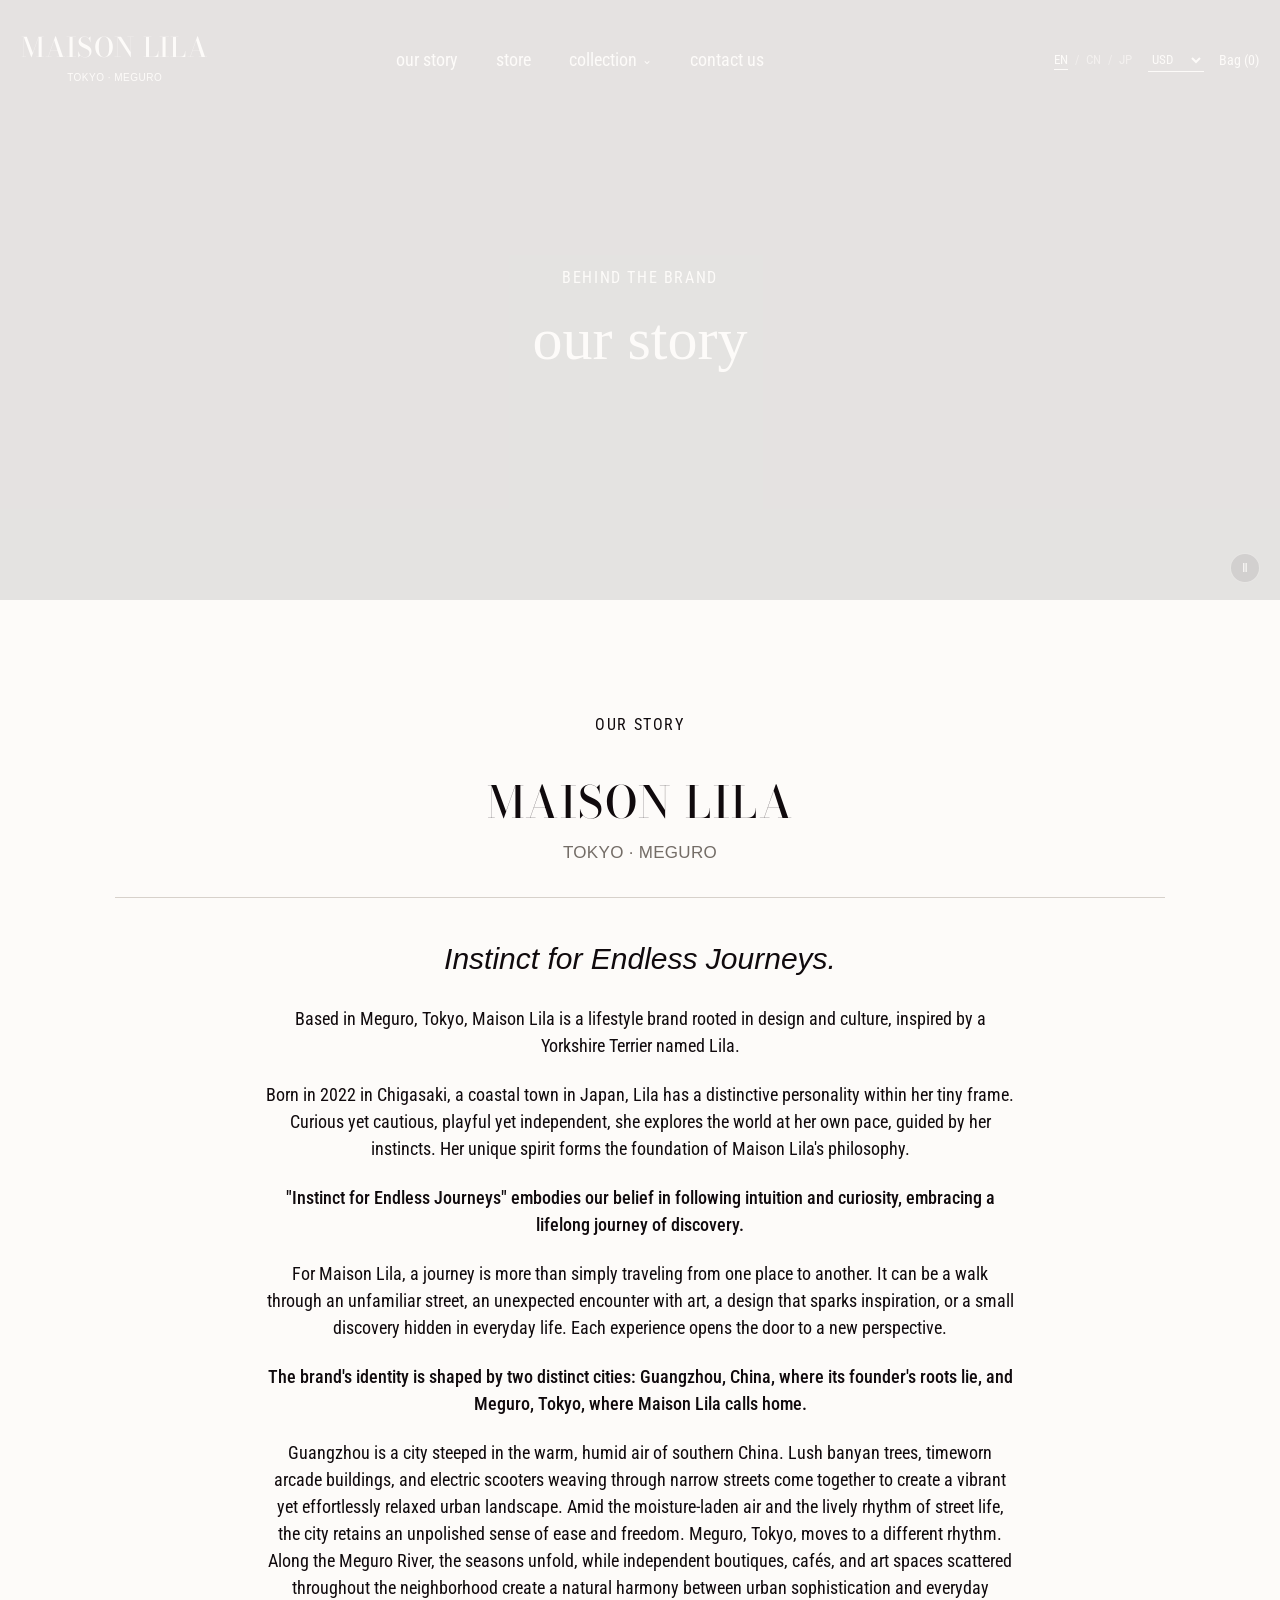
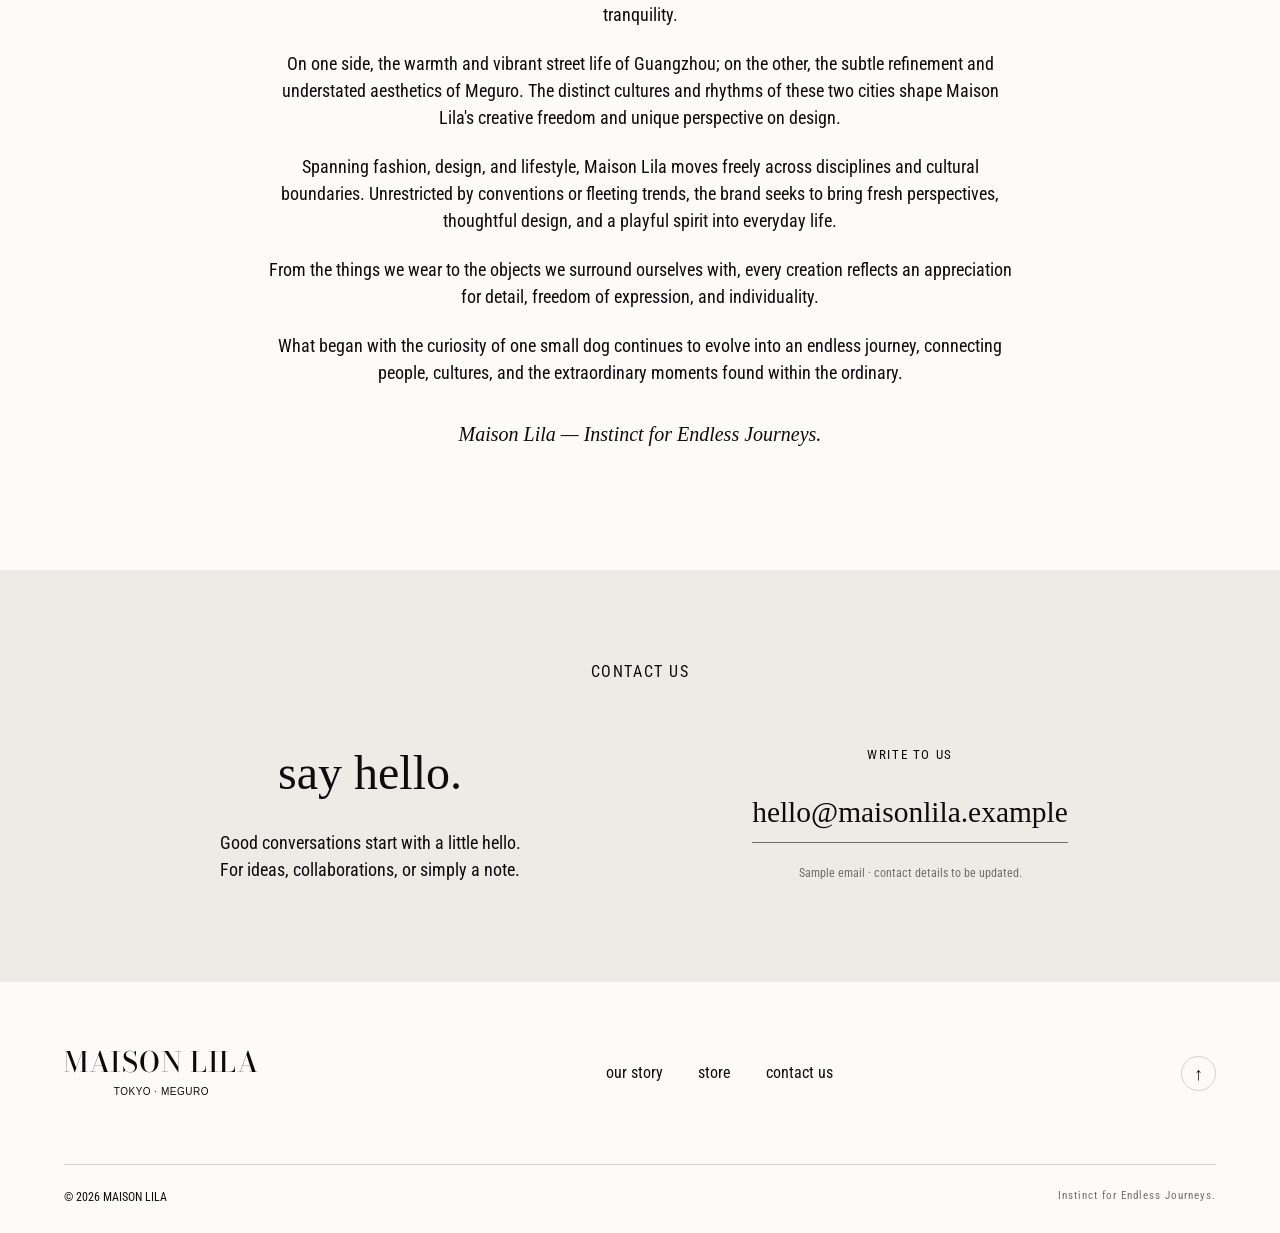
<file: index.html>
<!DOCTYPE html><html lang="en"><head><meta charset="UTF-8"><meta name="viewport" content="width=device-width, initial-scale=1"><meta name="theme-color" content="#fdfbf9"><meta name="description" content="Maison Lila. A little colour, a little character, a life shared."><title>Maison Lila — A life shared</title><link rel="icon" href="pic/logo.PNG"><link rel="stylesheet" href="style.css?v=materials-1"><script src="translations.js?v=goods-1" defer></script><script src="story.js?v=goods-1" defer></script><script src="catalog.js?v=origin-3" defer></script><script src="shop-core.js?v=goods-1" defer></script><script src="shop-ui.js?v=origin-1" defer></script><script src="brand.js?v=video-refresh-1" defer></script></head><body id="top" data-page="home">
<a class="skip-link" href="#story"><span data-i18n="skip" >Skip to content</span></a><header class="site-header"><a class="wordmark" href="#top" aria-label="Maison Lila home"><span class="wordmark-name">MAISON LILA</span><span class="wordmark-location">TOKYO · MEGURO</span></a><nav class="desktop-nav" aria-label="Main navigation"><a href="#story"><span data-i18n="navstory" >our story</span></a><a href="clothing.html"><span data-i18n="navwear" >store</span></a><details class="collection-dropdown"><summary><span data-i18n="navcollection">collection</span><span class="dropdown-chevron" aria-hidden="true">⌄</span></summary><div class="season-menu"><a href="collection.html?season=2027-ss"><span data-i18n="season-2027-ss">2027 Spring / Summer</span></a><a href="collection.html?season=2026-aw"><span data-i18n="season-2026-aw">2026 Autumn / Winter</span></a><a href="collection.html?season=2026-ss"><span data-i18n="season-2026-ss">2026 Spring / Summer</span></a><a href="collection.html?season=2025-aw"><span data-i18n="season-2025-aw">2025 Autumn / Winter</span></a></div></details><a href="#contact"><span data-i18n="navcontact" >contact us</span></a></nav><div class="header-tools"><div class="language-switch" role="group" aria-label="Language"><button data-lang="en" type="button" aria-pressed="true">EN</button><span aria-hidden="true">/</span><button data-lang="cn" type="button" aria-pressed="false">CN</button><span aria-hidden="true">/</span><button data-lang="ja" type="button" aria-pressed="false">JP</button></div><select class="currency-select" aria-label="Currency"><option value="CNY">CNY</option><option value="USD" selected>USD</option><option value="JPY">JPY</option></select><button class="cart-open" type="button"><span data-i18n="cart" >Bag</span> (<span class="cart-count">0</span>)</button><button class="menu-toggle" type="button" aria-label="Open menu" aria-expanded="false" aria-controls="mobile-nav"><span></span><span></span></button></div></header><nav class="mobile-nav" id="mobile-nav" aria-label="Mobile navigation" hidden><a href="#story"><span data-i18n="navstory" >our story</span></a><a href="clothing.html"><span data-i18n="navwear" >store</span></a><details class="collection-dropdown"><summary><span data-i18n="navcollection">collection</span><span class="dropdown-chevron" aria-hidden="true">⌄</span></summary><div class="season-menu"><a href="collection.html?season=2027-ss"><span data-i18n="season-2027-ss">2027 Spring / Summer</span></a><a href="collection.html?season=2026-aw"><span data-i18n="season-2026-aw">2026 Autumn / Winter</span></a><a href="collection.html?season=2026-ss"><span data-i18n="season-2026-ss">2026 Spring / Summer</span></a><a href="collection.html?season=2025-aw"><span data-i18n="season-2025-aw">2025 Autumn / Winter</span></a></div></details><a href="#contact"><span data-i18n="navcontact" >contact us</span></a></nav>
<main><section class="hero" aria-labelledby="hero-title"><video class="hero-video" autoplay muted loop playsinline preload="metadata" aria-hidden="true"><source src="pic/IMG_7276.MOV?v=1763967532-20128730"></video><div class="hero-shade"></div><div class="hero-title"><p class="eyebrow" data-i18n="heroeyebrow">BEHIND THE BRAND</p><h1 id="hero-title" data-i18n="title">our story</h1></div><button class="video-toggle" type="button" aria-label="Pause background video">Ⅱ</button></section>

<section class="story" id="story"><h2 class="section-index"><span data-i18n="abouttitle" >OUR STORY</span></h2><div class="story-brand-lockup" aria-label="Maison Lila, Tokyo Meguro"><span class="wordmark-name">MAISON LILA</span><span class="wordmark-location">TOKYO · MEGURO</span></div><div class="story-layout"><div class="story-copy"><h2 class="story-motto" data-i18n="storymotto">Instinct for Endless Journeys.</h2><p data-i18n="cnmotto" ></p><div id="story-paragraphs"></div><p class="story-signature">Maison Lila — Instinct for Endless Journeys.</p></div></div></section>

<section class="contact" id="contact"><div class="section-index"><span>03 —</span><span data-i18n="contactindex" >CONTACT US</span></div><div class="contact-layout"><div><h2 data-i18n="contactheading" >say hello.</h2><p data-i18n="contactdesc" >Good conversations start with a little hello.
For ideas, collaborations, or simply a note.</p></div><div class="contact-details"><p data-i18n="write" class="eyebrow">WRITE TO US</p><span class="contact-email">hello@maisonlila.example</span><p data-i18n="placeholder" class="contact-note">Sample email · contact details to be updated.</p></div></div></section></main>
<dialog id="cart-dialog" class="shop-dialog" aria-labelledby="cart-title"><div class="shop-dialog-header"><h2 id="cart-title"><span data-i18n="cart" >Bag</span></h2><button type="button" class="dialog-close" data-close-dialog="cart-dialog"><span data-i18n="close" >Close</span> ×</button></div><div class="demo-banner"><span data-i18n="demonote" >Demo purchase only — no payment will be taken.</span></div><div id="cart-lines"></div><div class="cart-summary"><p><span><span data-i18n="subtotal" >Subtotal</span></span><strong data-price="cart"></strong></p><p data-i18n="shippingnote" class="checkout-note">Shipping and taxes are not included in this demo. Final charges will be confirmed at launch.</p><button type="button" class="shop-button" id="go-checkout"><span data-i18n="checkout" >Demo checkout</span></button><button type="button" class="text-button" data-close-dialog="cart-dialog"><span data-i18n="continue" >Continue shopping</span></button></div></dialog><dialog id="checkout-dialog" class="shop-dialog checkout-dialog" aria-labelledby="checkout-title"><div class="shop-dialog-header"><h2 id="checkout-title"><span data-i18n="checkout" >Demo checkout</span></h2><button type="button" class="dialog-close" data-close-dialog="checkout-dialog"><span data-i18n="close" >Close</span> ×</button></div><div class="demo-banner"><span data-i18n="demonote" >Demo purchase only — no payment will be taken.</span></div><section class="order-summary"><h3><span data-i18n="ordersummary" >Order summary</span></h3><div id="checkout-lines"></div><p class="checkout-total"><span><span data-i18n="total" >Demo total</span></span><strong id="checkout-total"></strong></p><p data-i18n="shippingnote" class="checkout-note">Shipping and taxes are not included in this demo. Final charges will be confirmed at launch.</p></section><form id="checkout-form"><h3><span data-i18n="shippingaddress" >Delivery details</span></h3><p data-i18n="formnote" class="checkout-note">Use sample details. Nothing is sent to a server or saved as a real order.</p><div class="checkout-fields"><label><span data-i18n="fullname" >Full name</span><input name="fullname" type="text" autocomplete="name" required maxlength="200"></label><label><span data-i18n="email" >Email</span><input name="email" type="email" autocomplete="email" required maxlength="200"></label><label><span data-i18n="country" >Country / region</span><input name="country" type="text" autocomplete="country-name" required maxlength="200"></label><label><span data-i18n="address" >Street address</span><input name="address" type="text" autocomplete="street-address" required maxlength="200"></label><label><span data-i18n="city" >City</span><input name="city" type="text" autocomplete="address-level2" required maxlength="200"></label><label><span data-i18n="postal" >Postal code</span><input name="postal" type="text" autocomplete="postal-code" required maxlength="200"></label></div><button class="shop-button" type="submit"><span data-i18n="confirm" >Complete demo order</span></button></form><div id="checkout-success" hidden role="status"><h3><span data-i18n="done" >Demo complete</span></h3><p data-i18n="donetext" >No payment was taken and no real order was placed. Your sample delivery details have been cleared.</p><button class="shop-button" type="button" id="back-to-shop"><span data-i18n="backshop" >Back to clothing</span></button></div></dialog><footer class="site-footer"><div class="footer-top"><a class="wordmark" href="#top"><span class="wordmark-name">MAISON LILA</span><span class="wordmark-location">TOKYO · MEGURO</span></a><nav aria-label="Footer navigation"><a href="#story"><span data-i18n="navstory" >our story</span></a><a href="clothing.html"><span data-i18n="navwear" >store</span></a><a href="#contact"><span data-i18n="navcontact" >contact us</span></a></nav><a class="back-top" href="#top" aria-label="Back to top">↑</a></div><div class="footer-bottom"><span>© <span id="year">2026</span> MAISON LILA</span><span data-i18n="footerline" >A LITTLE COLOUR. A LIFE SHARED.</span></div></footer></body></html>
</file>
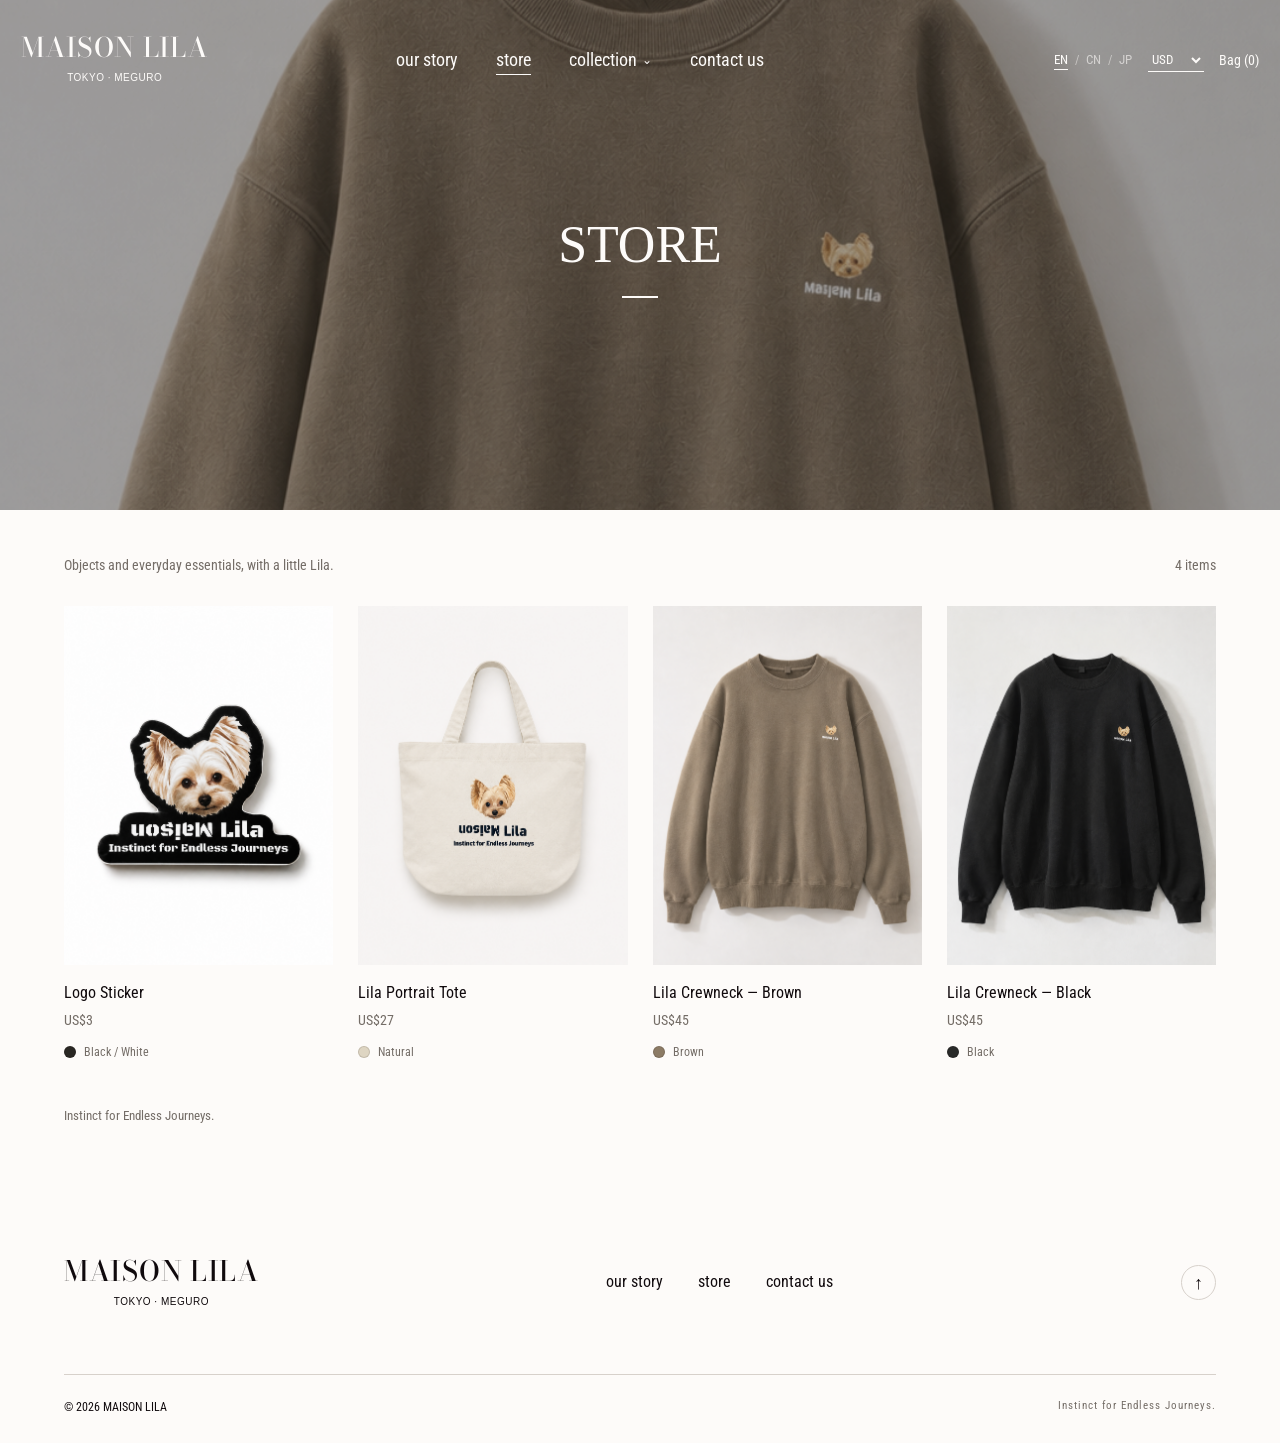
<file: clothing.html>
<!DOCTYPE html><html lang="en"><head><meta charset="UTF-8"><meta name="viewport" content="width=device-width, initial-scale=1"><meta name="theme-color" content="#fdfbf9"><meta name="description" content="Maison Lila. A little colour, a little character, a life shared."><title>Store — Maison Lila</title><link rel="icon" href="pic/logo.PNG"><link rel="stylesheet" href="style.css?v=materials-1"><script src="translations.js?v=goods-1" defer></script><script src="story.js?v=goods-1" defer></script><script src="catalog.js?v=origin-3" defer></script><script src="shop-core.js?v=goods-1" defer></script><script src="shop-ui.js?v=origin-1" defer></script><script src="brand.js?v=video-refresh-1" defer></script></head><body id="top" class="collection-page" data-page="clothing">
<a class="skip-link" href="#wear"><span data-i18n="skip" >Skip to content</span></a><header class="site-header"><a class="wordmark" href="index.html" aria-label="Maison Lila home"><span class="wordmark-name">MAISON LILA</span><span class="wordmark-location">TOKYO · MEGURO</span></a><nav class="desktop-nav" aria-label="Main navigation"><a href="index.html#story"><span data-i18n="navstory" >our story</span></a><a href="clothing.html"><span data-i18n="navwear" >store</span></a><details class="collection-dropdown"><summary><span data-i18n="navcollection">collection</span><span class="dropdown-chevron" aria-hidden="true">⌄</span></summary><div class="season-menu"><a href="collection.html?season=2027-ss"><span data-i18n="season-2027-ss">2027 Spring / Summer</span></a><a href="collection.html?season=2026-aw"><span data-i18n="season-2026-aw">2026 Autumn / Winter</span></a><a href="collection.html?season=2026-ss"><span data-i18n="season-2026-ss">2026 Spring / Summer</span></a><a href="collection.html?season=2025-aw"><span data-i18n="season-2025-aw">2025 Autumn / Winter</span></a></div></details><a href="index.html#contact"><span data-i18n="navcontact" >contact us</span></a></nav><div class="header-tools"><div class="language-switch" role="group" aria-label="Language"><button data-lang="en" type="button" aria-pressed="true">EN</button><span aria-hidden="true">/</span><button data-lang="cn" type="button" aria-pressed="false">CN</button><span aria-hidden="true">/</span><button data-lang="ja" type="button" aria-pressed="false">JP</button></div><select class="currency-select" aria-label="Currency"><option value="CNY">CNY</option><option value="USD" selected>USD</option><option value="JPY">JPY</option></select><button class="cart-open" type="button"><span data-i18n="cart" >Bag</span> (<span class="cart-count">0</span>)</button><button class="menu-toggle" type="button" aria-label="Open menu" aria-expanded="false" aria-controls="mobile-nav"><span></span><span></span></button></div></header><nav class="mobile-nav" id="mobile-nav" aria-label="Mobile navigation" hidden><a href="index.html#story"><span data-i18n="navstory" >our story</span></a><a href="clothing.html"><span data-i18n="navwear" >store</span></a><details class="collection-dropdown"><summary><span data-i18n="navcollection">collection</span><span class="dropdown-chevron" aria-hidden="true">⌄</span></summary><div class="season-menu"><a href="collection.html?season=2027-ss"><span data-i18n="season-2027-ss">2027 Spring / Summer</span></a><a href="collection.html?season=2026-aw"><span data-i18n="season-2026-aw">2026 Autumn / Winter</span></a><a href="collection.html?season=2026-ss"><span data-i18n="season-2026-ss">2026 Spring / Summer</span></a><a href="collection.html?season=2025-aw"><span data-i18n="season-2025-aw">2025 Autumn / Winter</span></a></div></details><a href="index.html#contact"><span data-i18n="navcontact" >contact us</span></a></nav>
<main><section class="wear" id="wear" aria-labelledby="clothing-title"><div class="collection-banner"><img src="pic/goods/T001_brown.PNG" alt="" loading="lazy" width="3024" height="4032"><div class="collection-banner-copy"><h1 data-i18n="clothingtitle" id="clothing-title">STORE</h1><span class="collection-rule" aria-hidden="true"></span></div></div><div class="collection-content"><div class="collection-toolbar"><p data-i18n="collectionintro" >Objects and everyday essentials, with a little Lila.</p><span data-i18n="productcount" >4 items</span></div><div class="product-grid"><article class="product-card" data-product-card="logo-sticker"><a class="product-link" href="product.html?id=logo-sticker"><span class="product-image"><img src="pic/goods/logo.PNG" alt="Logo Sticker" loading="lazy" width="1086" height="1448"><span data-i18n="quickview" class="quick-view">VIEW DETAILS</span></span><span class="product-info"><span class="product-name">Logo Sticker</span><span class="product-price">US$3</span></span><span class="product-colour"><span class="colour-dot" style="background:#292723" aria-hidden="true"></span><span class="product-color-name">Black / White</span></span></a></article><article class="product-card" data-product-card="portrait-tote"><a class="product-link" href="product.html?id=portrait-tote"><span class="product-image"><img src="pic/goods/totebag001.PNG" alt="Lila Portrait Tote" loading="lazy" width="1086" height="1448"><span data-i18n="quickview" class="quick-view">VIEW DETAILS</span></span><span class="product-info"><span class="product-name">Lila Portrait Tote</span><span class="product-price">US$27</span></span><span class="product-colour"><span class="colour-dot" style="background:#ded5c2" aria-hidden="true"></span><span class="product-color-name">Natural</span></span></a></article><article class="product-card" data-product-card="lila-crewneck-brown"><a class="product-link" href="product.html?id=lila-crewneck-brown"><span class="product-image"><img src="pic/goods/T001_brown.PNG" alt="Lila Crewneck — Brown" loading="lazy" width="1086" height="1448"><span data-i18n="quickview" class="quick-view">VIEW DETAILS</span></span><span class="product-info"><span class="product-name">Lila Crewneck — Brown</span><span class="product-price">US$45</span></span><span class="product-colour"><span class="colour-dot" style="background:#8c7b65" aria-hidden="true"></span><span class="product-color-name">Brown</span></span></a></article><article class="product-card" data-product-card="lila-crewneck-black"><a class="product-link" href="product.html?id=lila-crewneck-black"><span class="product-image"><img src="pic/goods/T001_bk.PNG" alt="Lila Crewneck — Black" loading="lazy" width="1086" height="1448"><span data-i18n="quickview" class="quick-view">VIEW DETAILS</span></span><span class="product-info"><span class="product-name">Lila Crewneck — Black</span><span class="product-price">US$45</span></span><span class="product-colour"><span class="colour-dot" style="background:#292a29" aria-hidden="true"></span><span class="product-color-name">Black</span></span></a></article></div><p data-i18n="collectionnote" class="collection-note">Instinct for Endless Journeys.</p></div></section></main>
<dialog id="cart-dialog" class="shop-dialog" aria-labelledby="cart-title"><div class="shop-dialog-header"><h2 id="cart-title"><span data-i18n="cart" >Bag</span></h2><button type="button" class="dialog-close" data-close-dialog="cart-dialog"><span data-i18n="close" >Close</span> ×</button></div><div class="demo-banner"><span data-i18n="demonote" >Demo purchase only — no payment will be taken.</span></div><div id="cart-lines"></div><div class="cart-summary"><p><span><span data-i18n="subtotal" >Subtotal</span></span><strong data-price="cart"></strong></p><p data-i18n="shippingnote" class="checkout-note">Shipping and taxes are not included in this demo. Final charges will be confirmed at launch.</p><button type="button" class="shop-button" id="go-checkout"><span data-i18n="checkout" >Demo checkout</span></button><button type="button" class="text-button" data-close-dialog="cart-dialog"><span data-i18n="continue" >Continue shopping</span></button></div></dialog><dialog id="checkout-dialog" class="shop-dialog checkout-dialog" aria-labelledby="checkout-title"><div class="shop-dialog-header"><h2 id="checkout-title"><span data-i18n="checkout" >Demo checkout</span></h2><button type="button" class="dialog-close" data-close-dialog="checkout-dialog"><span data-i18n="close" >Close</span> ×</button></div><div class="demo-banner"><span data-i18n="demonote" >Demo purchase only — no payment will be taken.</span></div><section class="order-summary"><h3><span data-i18n="ordersummary" >Order summary</span></h3><div id="checkout-lines"></div><p class="checkout-total"><span><span data-i18n="total" >Demo total</span></span><strong id="checkout-total"></strong></p><p data-i18n="shippingnote" class="checkout-note">Shipping and taxes are not included in this demo. Final charges will be confirmed at launch.</p></section><form id="checkout-form"><h3><span data-i18n="shippingaddress" >Delivery details</span></h3><p data-i18n="formnote" class="checkout-note">Use sample details. Nothing is sent to a server or saved as a real order.</p><div class="checkout-fields"><label><span data-i18n="fullname" >Full name</span><input name="fullname" type="text" autocomplete="name" required maxlength="200"></label><label><span data-i18n="email" >Email</span><input name="email" type="email" autocomplete="email" required maxlength="200"></label><label><span data-i18n="country" >Country / region</span><input name="country" type="text" autocomplete="country-name" required maxlength="200"></label><label><span data-i18n="address" >Street address</span><input name="address" type="text" autocomplete="street-address" required maxlength="200"></label><label><span data-i18n="city" >City</span><input name="city" type="text" autocomplete="address-level2" required maxlength="200"></label><label><span data-i18n="postal" >Postal code</span><input name="postal" type="text" autocomplete="postal-code" required maxlength="200"></label></div><button class="shop-button" type="submit"><span data-i18n="confirm" >Complete demo order</span></button></form><div id="checkout-success" hidden role="status"><h3><span data-i18n="done" >Demo complete</span></h3><p data-i18n="donetext" >No payment was taken and no real order was placed. Your sample delivery details have been cleared.</p><button class="shop-button" type="button" id="back-to-shop"><span data-i18n="backshop" >Back to clothing</span></button></div></dialog><footer class="site-footer"><div class="footer-top"><a class="wordmark" href="index.html"><span class="wordmark-name">MAISON LILA</span><span class="wordmark-location">TOKYO · MEGURO</span></a><nav aria-label="Footer navigation"><a href="index.html#story"><span data-i18n="navstory" >our story</span></a><a href="clothing.html"><span data-i18n="navwear" >store</span></a><a href="index.html#contact"><span data-i18n="navcontact" >contact us</span></a></nav><a class="back-top" href="#top" aria-label="Back to top">↑</a></div><div class="footer-bottom"><span>© <span id="year">2026</span> MAISON LILA</span><span data-i18n="footerline" >A LITTLE COLOUR. A LIFE SHARED.</span></div></footer></body></html>
</file>
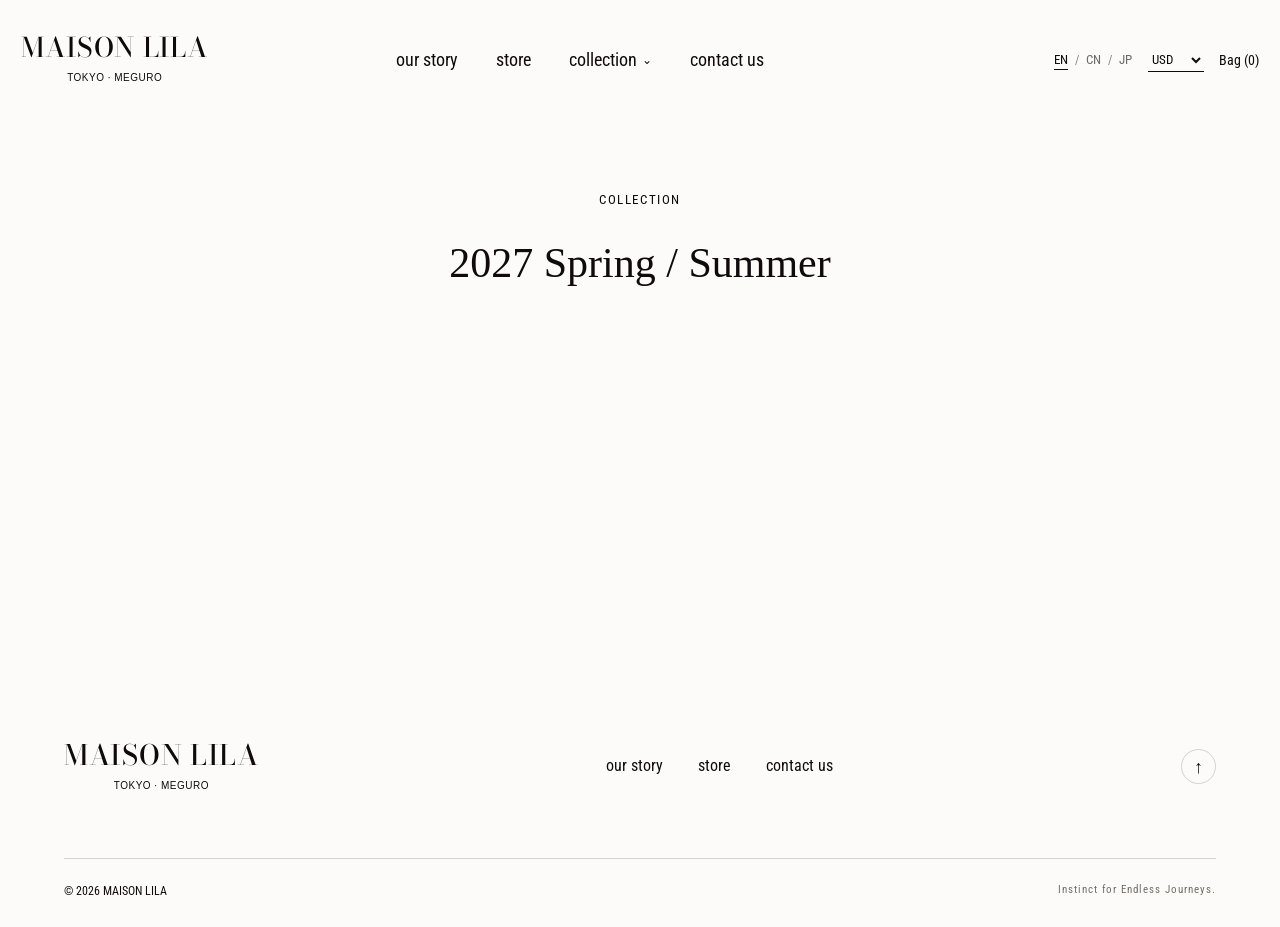
<file: collection.html>
<!DOCTYPE html><html lang="en"><head><meta charset="UTF-8"><meta name="viewport" content="width=device-width, initial-scale=1"><meta name="theme-color" content="#fdfbf9"><meta name="description" content="Maison Lila. A little colour, a little character, a life shared."><title>Collection — Maison Lila</title><link rel="icon" href="pic/logo.PNG"><link rel="stylesheet" href="style.css?v=materials-1"><script src="translations.js?v=goods-1" defer></script><script src="story.js?v=goods-1" defer></script><script src="catalog.js?v=origin-3" defer></script><script src="shop-core.js?v=goods-1" defer></script><script src="shop-ui.js?v=origin-1" defer></script><script src="brand.js?v=video-refresh-1" defer></script></head><body id="top" class="archive-page" data-page="collection">
<a class="skip-link" href="#collection-content"><span data-i18n="skip" >Skip to content</span></a><header class="site-header"><a class="wordmark" href="index.html" aria-label="Maison Lila home"><span class="wordmark-name">MAISON LILA</span><span class="wordmark-location">TOKYO · MEGURO</span></a><nav class="desktop-nav" aria-label="Main navigation"><a href="index.html#story"><span data-i18n="navstory" >our story</span></a><a href="clothing.html"><span data-i18n="navwear" >store</span></a><details class="collection-dropdown"><summary><span data-i18n="navcollection">collection</span><span class="dropdown-chevron" aria-hidden="true">⌄</span></summary><div class="season-menu"><a href="collection.html?season=2027-ss"><span data-i18n="season-2027-ss">2027 Spring / Summer</span></a><a href="collection.html?season=2026-aw"><span data-i18n="season-2026-aw">2026 Autumn / Winter</span></a><a href="collection.html?season=2026-ss"><span data-i18n="season-2026-ss">2026 Spring / Summer</span></a><a href="collection.html?season=2025-aw"><span data-i18n="season-2025-aw">2025 Autumn / Winter</span></a></div></details><a href="index.html#contact"><span data-i18n="navcontact" >contact us</span></a></nav><div class="header-tools"><div class="language-switch" role="group" aria-label="Language"><button data-lang="en" type="button" aria-pressed="true">EN</button><span aria-hidden="true">/</span><button data-lang="cn" type="button" aria-pressed="false">CN</button><span aria-hidden="true">/</span><button data-lang="ja" type="button" aria-pressed="false">JP</button></div><select class="currency-select" aria-label="Currency"><option value="CNY">CNY</option><option value="USD" selected>USD</option><option value="JPY">JPY</option></select><button class="cart-open" type="button"><span data-i18n="cart" >Bag</span> (<span class="cart-count">0</span>)</button><button class="menu-toggle" type="button" aria-label="Open menu" aria-expanded="false" aria-controls="mobile-nav"><span></span><span></span></button></div></header><nav class="mobile-nav" id="mobile-nav" aria-label="Mobile navigation" hidden><a href="index.html#story"><span data-i18n="navstory" >our story</span></a><a href="clothing.html"><span data-i18n="navwear" >store</span></a><details class="collection-dropdown"><summary><span data-i18n="navcollection">collection</span><span class="dropdown-chevron" aria-hidden="true">⌄</span></summary><div class="season-menu"><a href="collection.html?season=2027-ss"><span data-i18n="season-2027-ss">2027 Spring / Summer</span></a><a href="collection.html?season=2026-aw"><span data-i18n="season-2026-aw">2026 Autumn / Winter</span></a><a href="collection.html?season=2026-ss"><span data-i18n="season-2026-ss">2026 Spring / Summer</span></a><a href="collection.html?season=2025-aw"><span data-i18n="season-2025-aw">2025 Autumn / Winter</span></a></div></details><a href="index.html#contact"><span data-i18n="navcontact" >contact us</span></a></nav>
<main class="collection-archive" id="collection-content"><p class="eyebrow" data-i18n="navcollection">collection</p><h1 data-season-heading>2027 Spring / Summer</h1></main>
<dialog id="cart-dialog" class="shop-dialog" aria-labelledby="cart-title"><div class="shop-dialog-header"><h2 id="cart-title"><span data-i18n="cart" >Bag</span></h2><button type="button" class="dialog-close" data-close-dialog="cart-dialog"><span data-i18n="close" >Close</span> ×</button></div><div class="demo-banner"><span data-i18n="demonote" >Demo purchase only — no payment will be taken.</span></div><div id="cart-lines"></div><div class="cart-summary"><p><span><span data-i18n="subtotal" >Subtotal</span></span><strong data-price="cart"></strong></p><p data-i18n="shippingnote" class="checkout-note">Shipping and taxes are not included in this demo. Final charges will be confirmed at launch.</p><button type="button" class="shop-button" id="go-checkout"><span data-i18n="checkout" >Demo checkout</span></button><button type="button" class="text-button" data-close-dialog="cart-dialog"><span data-i18n="continue" >Continue shopping</span></button></div></dialog><dialog id="checkout-dialog" class="shop-dialog checkout-dialog" aria-labelledby="checkout-title"><div class="shop-dialog-header"><h2 id="checkout-title"><span data-i18n="checkout" >Demo checkout</span></h2><button type="button" class="dialog-close" data-close-dialog="checkout-dialog"><span data-i18n="close" >Close</span> ×</button></div><div class="demo-banner"><span data-i18n="demonote" >Demo purchase only — no payment will be taken.</span></div><section class="order-summary"><h3><span data-i18n="ordersummary" >Order summary</span></h3><div id="checkout-lines"></div><p class="checkout-total"><span><span data-i18n="total" >Demo total</span></span><strong id="checkout-total"></strong></p><p data-i18n="shippingnote" class="checkout-note">Shipping and taxes are not included in this demo. Final charges will be confirmed at launch.</p></section><form id="checkout-form"><h3><span data-i18n="shippingaddress" >Delivery details</span></h3><p data-i18n="formnote" class="checkout-note">Use sample details. Nothing is sent to a server or saved as a real order.</p><div class="checkout-fields"><label><span data-i18n="fullname" >Full name</span><input name="fullname" type="text" autocomplete="name" required maxlength="200"></label><label><span data-i18n="email" >Email</span><input name="email" type="email" autocomplete="email" required maxlength="200"></label><label><span data-i18n="country" >Country / region</span><input name="country" type="text" autocomplete="country-name" required maxlength="200"></label><label><span data-i18n="address" >Street address</span><input name="address" type="text" autocomplete="street-address" required maxlength="200"></label><label><span data-i18n="city" >City</span><input name="city" type="text" autocomplete="address-level2" required maxlength="200"></label><label><span data-i18n="postal" >Postal code</span><input name="postal" type="text" autocomplete="postal-code" required maxlength="200"></label></div><button class="shop-button" type="submit"><span data-i18n="confirm" >Complete demo order</span></button></form><div id="checkout-success" hidden role="status"><h3><span data-i18n="done" >Demo complete</span></h3><p data-i18n="donetext" >No payment was taken and no real order was placed. Your sample delivery details have been cleared.</p><button class="shop-button" type="button" id="back-to-shop"><span data-i18n="backshop" >Back to clothing</span></button></div></dialog><footer class="site-footer"><div class="footer-top"><a class="wordmark" href="index.html"><span class="wordmark-name">MAISON LILA</span><span class="wordmark-location">TOKYO · MEGURO</span></a><nav aria-label="Footer navigation"><a href="index.html#story"><span data-i18n="navstory" >our story</span></a><a href="clothing.html"><span data-i18n="navwear" >store</span></a><a href="index.html#contact"><span data-i18n="navcontact" >contact us</span></a></nav><a class="back-top" href="#top" aria-label="Back to top">↑</a></div><div class="footer-bottom"><span>© <span id="year">2026</span> MAISON LILA</span><span data-i18n="footerline" >A LITTLE COLOUR. A LIFE SHARED.</span></div></footer></body></html>
</file>
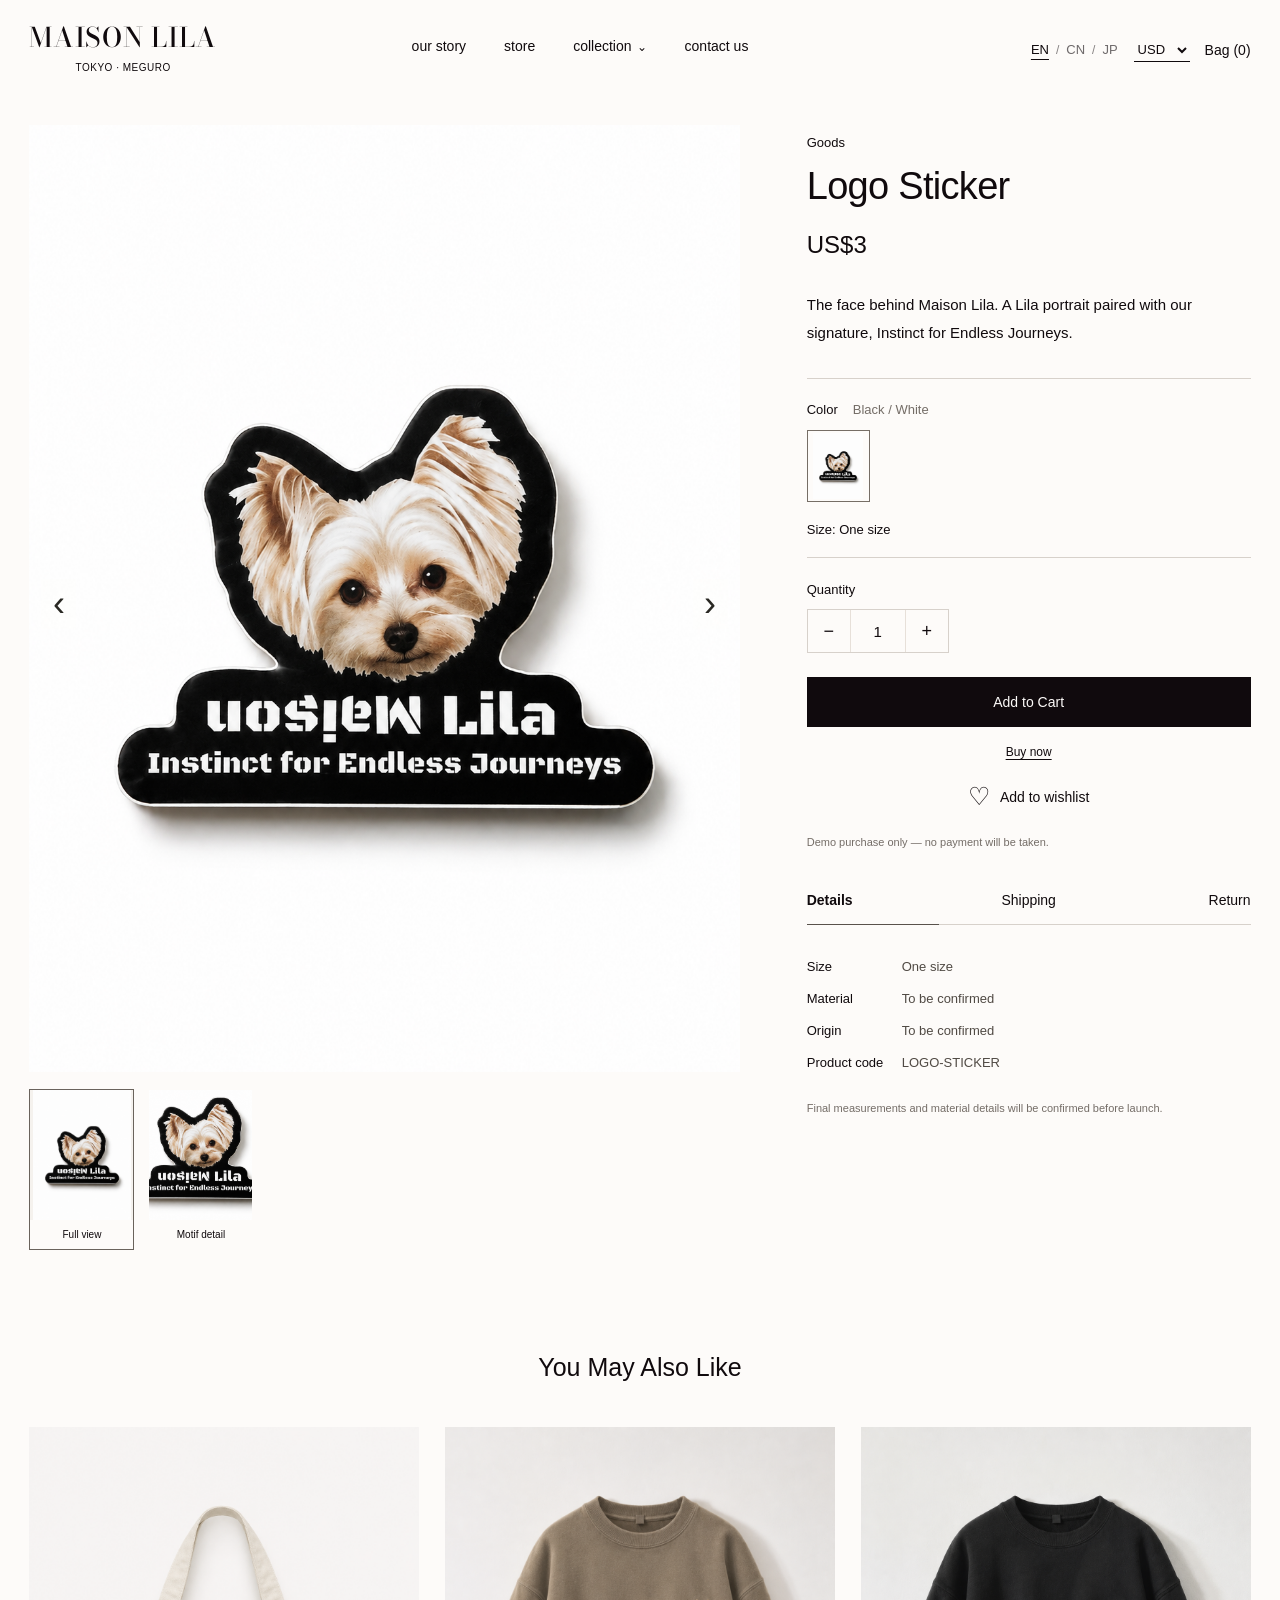
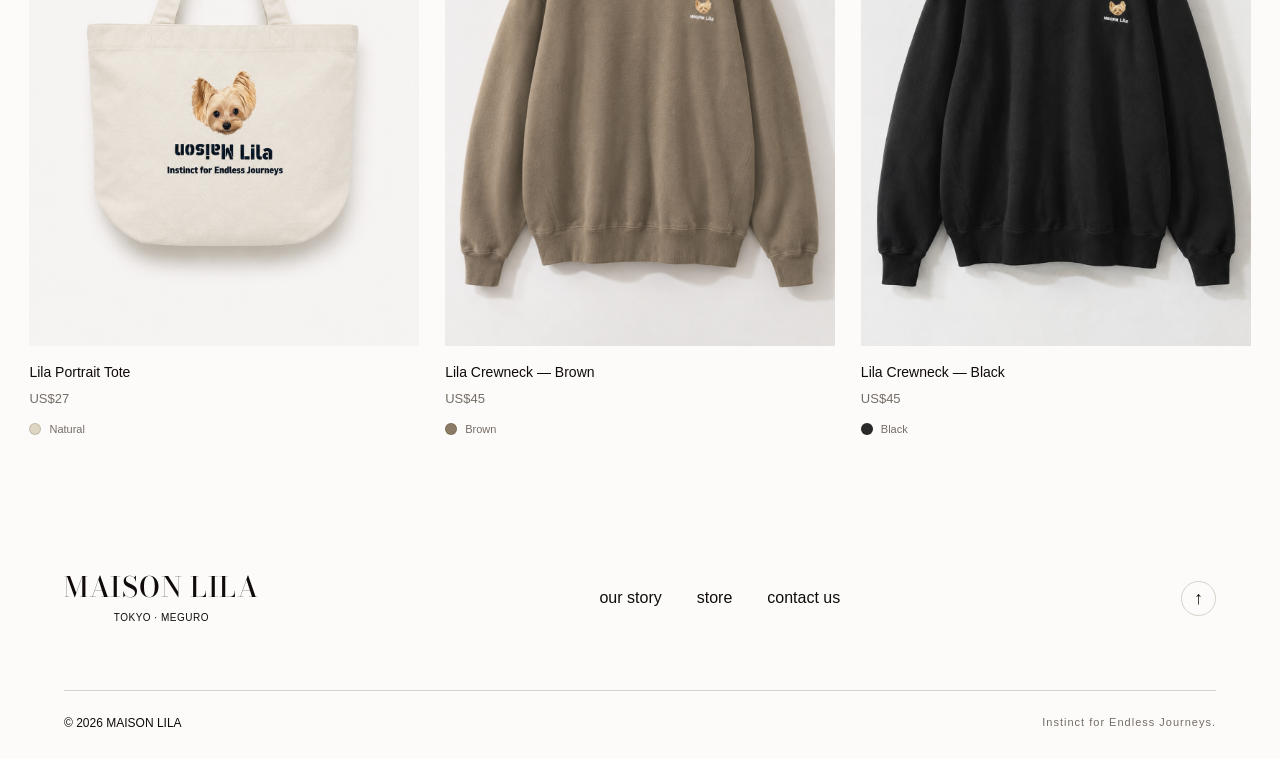
<file: product.html>
<!DOCTYPE html><html lang="en"><head><meta charset="UTF-8"><meta name="viewport" content="width=device-width, initial-scale=1"><meta name="theme-color" content="#fdfbf9"><meta name="description" content="Maison Lila. A little colour, a little character, a life shared."><title>Product — Maison Lila</title><link rel="icon" href="pic/logo.PNG"><link rel="stylesheet" href="style.css?v=materials-1"><script src="translations.js?v=goods-1" defer></script><script src="story.js?v=goods-1" defer></script><script src="catalog.js?v=origin-3" defer></script><script src="shop-core.js?v=goods-1" defer></script><script src="shop-ui.js?v=origin-1" defer></script><script src="brand.js?v=video-refresh-1" defer></script></head><body id="top" class="product-page" data-page="product">
<a class="skip-link" href="#product-content"><span data-i18n="skip" >Skip to content</span></a><header class="site-header"><a class="wordmark" href="index.html" aria-label="Maison Lila home"><span class="wordmark-name">MAISON LILA</span><span class="wordmark-location">TOKYO · MEGURO</span></a><nav class="desktop-nav" aria-label="Main navigation"><a href="index.html#story"><span data-i18n="navstory" >our story</span></a><a href="clothing.html"><span data-i18n="navwear" >store</span></a><details class="collection-dropdown"><summary><span data-i18n="navcollection">collection</span><span class="dropdown-chevron" aria-hidden="true">⌄</span></summary><div class="season-menu"><a href="collection.html?season=2027-ss"><span data-i18n="season-2027-ss">2027 Spring / Summer</span></a><a href="collection.html?season=2026-aw"><span data-i18n="season-2026-aw">2026 Autumn / Winter</span></a><a href="collection.html?season=2026-ss"><span data-i18n="season-2026-ss">2026 Spring / Summer</span></a><a href="collection.html?season=2025-aw"><span data-i18n="season-2025-aw">2025 Autumn / Winter</span></a></div></details><a href="index.html#contact"><span data-i18n="navcontact" >contact us</span></a></nav><div class="header-tools"><div class="language-switch" role="group" aria-label="Language"><button data-lang="en" type="button" aria-pressed="true">EN</button><span aria-hidden="true">/</span><button data-lang="cn" type="button" aria-pressed="false">CN</button><span aria-hidden="true">/</span><button data-lang="ja" type="button" aria-pressed="false">JP</button></div><select class="currency-select" aria-label="Currency"><option value="CNY">CNY</option><option value="USD" selected>USD</option><option value="JPY">JPY</option></select><button class="cart-open" type="button"><span data-i18n="cart" >Bag</span> (<span class="cart-count">0</span>)</button><button class="menu-toggle" type="button" aria-label="Open menu" aria-expanded="false" aria-controls="mobile-nav"><span></span><span></span></button></div></header><nav class="mobile-nav" id="mobile-nav" aria-label="Mobile navigation" hidden><a href="index.html#story"><span data-i18n="navstory" >our story</span></a><a href="clothing.html"><span data-i18n="navwear" >store</span></a><details class="collection-dropdown"><summary><span data-i18n="navcollection">collection</span><span class="dropdown-chevron" aria-hidden="true">⌄</span></summary><div class="season-menu"><a href="collection.html?season=2027-ss"><span data-i18n="season-2027-ss">2027 Spring / Summer</span></a><a href="collection.html?season=2026-aw"><span data-i18n="season-2026-aw">2026 Autumn / Winter</span></a><a href="collection.html?season=2026-ss"><span data-i18n="season-2026-ss">2026 Spring / Summer</span></a><a href="collection.html?season=2025-aw"><span data-i18n="season-2025-aw">2025 Autumn / Winter</span></a></div></details><a href="index.html#contact"><span data-i18n="navcontact" >contact us</span></a></nav>
<main class="product-content" id="product-content"><div id="product-not-found" hidden><h1><span data-i18n="productnotfound" >Product not found</span></h1><a href="clothing.html"><span data-i18n="backshop" >Back to clothing</span></a></div><div id="product-found"><div class="product-layout"><section class="product-gallery" aria-label="Product images"><div class="gallery-stage"><img id="product-main-image" src="pic/goods/logo.PNG" alt="Logo Sticker" width="1086" height="1448"><button type="button" class="gallery-arrow previous" data-gallery-step="-1" aria-label="Previous image">‹</button><button type="button" class="gallery-arrow next" data-gallery-step="1" aria-label="Next image">›</button></div><div class="gallery-thumbnails"><button type="button" data-gallery-view="0" aria-pressed="true"><img src="pic/goods/logo.PNG" alt=""><span><span data-i18n="galleryfull" >Full view</span></span></button><button type="button" data-gallery-view="1" aria-pressed="false"><span class="thumbnail-detail"><img src="pic/goods/logo.PNG" alt=""></span><span><span data-i18n="gallerydetail" >Motif detail</span></span></button></div></section><section class="product-panel" aria-labelledby="current-product-title"><p class="product-kind" data-current-product="kind">Goods</p><h1 id="current-product-title" data-current-product="name">Logo Sticker</h1><p class="product-page-price" data-price="unit">US$3</p><p class="product-description" data-current-product="description"></p><div class="product-variants"><p><span data-i18n="color" >Color</span> <span data-current-product="color"></span></p><div id="product-color-options" class="product-color-options"></div></div><form id="purchase-form"><fieldset class="size-picker" id="product-size-picker"><legend><span data-i18n="size" >Size</span></legend><div class="size-options" id="product-sizes"></div></fieldset><p class="single-size" id="single-size" hidden><span data-i18n="size" >Size</span>: <span data-i18n="onesize" >One size</span></p><label class="quantity-label" for="product-quantity-input"><span data-i18n="quantity" >Quantity</span></label><div class="product-quantity"><button type="button" data-product-quantity="-1" aria-label="Decrease quantity">−</button><input id="product-quantity-input" name="quantity" aria-label="Quantity" type="number" min="1" max="99" step="1" value="1" required><button type="button" data-product-quantity="1" aria-label="Increase quantity">+</button></div><div class="purchase-actions"><button type="submit" class="shop-button"><span data-i18n="add" >Add to Cart</span></button><button type="button" class="shop-button secondary" id="buy-now"><span data-i18n="buynow" >Buy now</span></button></div><p id="purchase-status" role="status" aria-live="polite"></p></form><button type="button" id="wishlist-toggle" class="wishlist-button" aria-pressed="false"><span class="wishlist-heart" aria-hidden="true">♡</span><span id="wishlist-label"><span data-i18n="wishlist" >Add to wishlist</span></span></button><p data-i18n="demonote" class="product-demo-note">Demo purchase only — no payment will be taken.</p><div class="product-information"><div class="product-tabs" role="tablist" aria-label="Product information"><button id="details-tab" role="tab" aria-selected="true" aria-controls="details-panel" tabindex="0" data-product-tab="details"><span data-i18n="details" >Details</span></button><button id="shipping-tab" role="tab" aria-selected="false" aria-controls="shipping-panel" tabindex="-1" data-product-tab="shipping"><span data-i18n="shipping" >Shipping</span></button><button id="returns-tab" role="tab" aria-selected="false" aria-controls="returns-panel" tabindex="-1" data-product-tab="returns"><span data-i18n="returns" >Return</span></button></div><div id="details-panel" role="tabpanel" aria-labelledby="details-tab"><dl class="product-details-table"><div><dt><span data-i18n="size" >Size</span></dt><dd data-current-product="sizes"></dd></div><div><dt><span data-i18n="material" >Material</span></dt><dd data-current-product="material">To be confirmed</dd></div><div><dt><span data-i18n="origin" >Origin</span></dt><dd data-current-product="productionOrigin">To be confirmed</dd></div><div><dt><span data-i18n="sku" >Product code</span></dt><dd data-current-product="code"></dd></div></dl><p data-i18n="detailpending" class="details-footnote">Final measurements and material details will be confirmed before launch.</p></div><div id="shipping-panel" role="tabpanel" aria-labelledby="shipping-tab" hidden><p data-i18n="shippingpending" >This is a demo store. Shipping regions, fees and delivery estimates will be announced before launch. No items are shipped through demo checkout.</p></div><div id="returns-panel" role="tabpanel" aria-labelledby="returns-tab" hidden><p data-i18n="returnpending" >The return policy will be published before launch. Demo checkout does not create a real purchase.</p></div></div></section></div><section class="related-products"><h2><span data-i18n="youmaylike" >You May Also Like</span></h2><div class="product-grid" id="related-grid"></div></section></div></main>
<dialog id="cart-dialog" class="shop-dialog" aria-labelledby="cart-title"><div class="shop-dialog-header"><h2 id="cart-title"><span data-i18n="cart" >Bag</span></h2><button type="button" class="dialog-close" data-close-dialog="cart-dialog"><span data-i18n="close" >Close</span> ×</button></div><div class="demo-banner"><span data-i18n="demonote" >Demo purchase only — no payment will be taken.</span></div><div id="cart-lines"></div><div class="cart-summary"><p><span><span data-i18n="subtotal" >Subtotal</span></span><strong data-price="cart"></strong></p><p data-i18n="shippingnote" class="checkout-note">Shipping and taxes are not included in this demo. Final charges will be confirmed at launch.</p><button type="button" class="shop-button" id="go-checkout"><span data-i18n="checkout" >Demo checkout</span></button><button type="button" class="text-button" data-close-dialog="cart-dialog"><span data-i18n="continue" >Continue shopping</span></button></div></dialog><dialog id="checkout-dialog" class="shop-dialog checkout-dialog" aria-labelledby="checkout-title"><div class="shop-dialog-header"><h2 id="checkout-title"><span data-i18n="checkout" >Demo checkout</span></h2><button type="button" class="dialog-close" data-close-dialog="checkout-dialog"><span data-i18n="close" >Close</span> ×</button></div><div class="demo-banner"><span data-i18n="demonote" >Demo purchase only — no payment will be taken.</span></div><section class="order-summary"><h3><span data-i18n="ordersummary" >Order summary</span></h3><div id="checkout-lines"></div><p class="checkout-total"><span><span data-i18n="total" >Demo total</span></span><strong id="checkout-total"></strong></p><p data-i18n="shippingnote" class="checkout-note">Shipping and taxes are not included in this demo. Final charges will be confirmed at launch.</p></section><form id="checkout-form"><h3><span data-i18n="shippingaddress" >Delivery details</span></h3><p data-i18n="formnote" class="checkout-note">Use sample details. Nothing is sent to a server or saved as a real order.</p><div class="checkout-fields"><label><span data-i18n="fullname" >Full name</span><input name="fullname" type="text" autocomplete="name" required maxlength="200"></label><label><span data-i18n="email" >Email</span><input name="email" type="email" autocomplete="email" required maxlength="200"></label><label><span data-i18n="country" >Country / region</span><input name="country" type="text" autocomplete="country-name" required maxlength="200"></label><label><span data-i18n="address" >Street address</span><input name="address" type="text" autocomplete="street-address" required maxlength="200"></label><label><span data-i18n="city" >City</span><input name="city" type="text" autocomplete="address-level2" required maxlength="200"></label><label><span data-i18n="postal" >Postal code</span><input name="postal" type="text" autocomplete="postal-code" required maxlength="200"></label></div><button class="shop-button" type="submit"><span data-i18n="confirm" >Complete demo order</span></button></form><div id="checkout-success" hidden role="status"><h3><span data-i18n="done" >Demo complete</span></h3><p data-i18n="donetext" >No payment was taken and no real order was placed. Your sample delivery details have been cleared.</p><button class="shop-button" type="button" id="back-to-shop"><span data-i18n="backshop" >Back to clothing</span></button></div></dialog><footer class="site-footer"><div class="footer-top"><a class="wordmark" href="index.html"><span class="wordmark-name">MAISON LILA</span><span class="wordmark-location">TOKYO · MEGURO</span></a><nav aria-label="Footer navigation"><a href="index.html#story"><span data-i18n="navstory" >our story</span></a><a href="clothing.html"><span data-i18n="navwear" >store</span></a><a href="index.html#contact"><span data-i18n="navcontact" >contact us</span></a></nav><a class="back-top" href="#top" aria-label="Back to top">↑</a></div><div class="footer-bottom"><span>© <span id="year">2026</span> MAISON LILA</span><span data-i18n="footerline" >A LITTLE COLOUR. A LIFE SHARED.</span></div></footer></body></html>
</file>
<file: style.css>
@import url('https://fonts.googleapis.com/css2?family=Bodoni+Moda:opsz,wght@6..96,500&family=Roboto+Condensed:wght@400;500&display=swap');
:root{--paper:#fdfbf9;--ink:#100a0d;--line:#d7d1cb;--muted:#746d67;--serif:'New York','Iowan Old Style','Apple Garamond',Baskerville,'Times New Roman',serif;--sans:'Roboto Condensed','Arial Narrow','Helvetica Neue',Arial,'PingFang SC','Microsoft YaHei',sans-serif}*{box-sizing:border-box}html{scroll-behavior:smooth;scroll-padding-top:120px}body{margin:0;background:var(--paper);color:var(--ink);font:18px/1.5 var(--sans);-webkit-font-smoothing:antialiased}a{color:inherit;text-decoration:none}button{font:inherit;color:inherit;cursor:pointer}a,button{-webkit-tap-highlight-color:transparent}a:focus-visible,button:focus-visible{outline:2px solid currentColor;outline-offset:5px}[hidden]{display:none!important}::selection{background:#d9d1c8}.skip-link{position:fixed;top:-100px;left:20px;z-index:30;background:var(--paper);padding:12px}.skip-link:focus{top:10px}.site-header{position:fixed;z-index:10;left:0;top:0;width:100%;height:123px;display:grid;grid-template-columns:190px 1fr 190px;align-items:start;padding:33px 21px 15px;color:var(--paper);transition:color .25s}.site-header.scrolled{color:var(--ink)}.wordmark{font:400 34px/.9 var(--serif);letter-spacing:-1.6px;display:block;max-width:145px;padding-top:7px}.desktop-nav{display:flex;justify-content:center;align-items:center;gap:55px;font-size:18px;padding-top:13px}.desktop-nav a:hover{text-decoration:underline;text-underline-offset:5px}.header-tools{display:flex;justify-content:flex-end;align-items:center;gap:22px;padding-top:14px}.language-switch{display:flex;align-items:center;gap:8px;font-size:15px;white-space:nowrap}.language-switch button{background:none;border:0;padding:3px 1px;opacity:.6;font-size:inherit;line-height:1.3}.language-switch button[aria-pressed=true]{opacity:1;text-decoration:underline;text-underline-offset:5px}.language-switch>span{opacity:.5;font-size:12px}.menu-toggle{display:none}.mobile-nav{display:none}.hero{height:600px;position:relative;display:grid;place-items:center;overflow:hidden;color:var(--paper)}.hero-video{position:absolute;inset:0;width:100%;height:100%;object-fit:cover;object-position:50% 95%}.hero-shade{position:absolute;inset:0;background:#100a0d1a}.hero-title{position:relative;text-align:center;margin-top:43px}.eyebrow{font:400 15.75px/1.5 var(--sans);letter-spacing:1.6px;margin:0 0 26px;text-transform:uppercase}.hero-title .eyebrow{margin-bottom:12px}.hero h1{font:400 60px/1.25 var(--serif);margin:0}.video-toggle{position:absolute;bottom:17px;right:20px;border:1px solid #fdfbf980;background:#100a0d15;border-radius:50%;width:30px;height:30px;color:var(--paper);font-size:12px;z-index:2}.story{padding:100px 25px;text-align:center}.section-index{display:flex;justify-content:center;gap:15px;font-size:15.75px;letter-spacing:1.6px;margin-bottom:32px}.section-index>span:first-child{display:none}.story-layout{max-width:750px;margin:auto}.story-copy h3{font:400 32.4px/1.25 var(--serif);margin:0 0 30px}.story-copy p{margin:0 0 18px;line-height:27px}.story-signature{display:block;font:italic 20px/1.5 var(--serif);margin-top:27px}.wear{padding:0;scroll-margin-top:0}.collection-banner{position:relative;height:360px;overflow:hidden;display:grid;place-items:center;color:var(--paper)}.collection-banner>img{position:absolute;inset:0;width:100%;height:100%;object-fit:cover;object-position:35% 62%;filter:brightness(.65)}.collection-banner-copy{position:relative;text-align:center}.collection-banner h2{font:400 52px/1.25 var(--serif);margin:0}.collection-rule{display:block;width:36px;height:2px;background:currentColor;margin:19px auto 0}.collection-content{padding:45px 5% 65px}.collection-toolbar{display:flex;align-items:center;justify-content:space-between;gap:20px;margin-bottom:30px;font-size:14px;color:var(--muted)}.collection-toolbar p{margin:0}.collection-toolbar>span{white-space:nowrap}.product-grid{display:grid;grid-template-columns:repeat(4,minmax(0,1fr));gap:25px}.product-trigger{background:none;border:0;text-align:left;padding:0;display:block;width:100%}.product-image{display:block;position:relative;overflow:hidden;background:#eae5df;aspect-ratio:.8}.product-image>img{width:100%;height:100%;object-fit:cover;object-position:50% 57%;display:block;transition:transform .35s}.product-trigger:hover .product-image>img{transform:scale(1.035)}.product-badge{position:absolute;top:13px;left:13px;background:var(--paper);padding:4px 9px;font-size:10px;letter-spacing:1px}.quick-view{position:absolute;left:0;right:0;bottom:0;padding:12px;background:#fdfbf9ed;text-align:center;font-size:12px;letter-spacing:1px;transform:translateY(100%);transition:transform .2s}.product-trigger:hover .quick-view,.product-trigger:focus-visible .quick-view{transform:translateY(0)}.product-info{display:flex;flex-direction:column;gap:6px;padding-top:19px}.product-name{font:400 17px/1.4 var(--sans)}.product-price{font-size:14px;color:var(--muted)}.product-colour{display:flex;align-items:center;gap:8px;font-size:12px;margin-top:12px;color:var(--muted)}.colour-dot{width:12px;height:12px;border-radius:50%;background:#a4b9cc;border:1px solid #100a0d22}.collection-note{font-size:13px;color:var(--muted);margin:45px 0 0}.product-dialog{padding:0;border:0;background:var(--paper);color:var(--ink);width:min(960px,92vw);max-height:90vh;overflow:auto}.product-dialog::backdrop{background:#100a0d88}.product-close{position:absolute;right:17px;top:13px;z-index:1;border:0;background:var(--paper);padding:8px 12px;display:flex;align-items:center;gap:15px;font-size:13px}.product-close>span:last-child{font-size:23px;line-height:1}.product-detail-layout{display:grid;grid-template-columns:1fr 1fr}.product-detail-image{width:100%;height:100%;max-height:740px;object-fit:cover;object-position:50% 55%}.product-detail-copy{padding:70px 40px 40px}.product-detail-copy .eyebrow{font-size:11px;letter-spacing:1.2px;margin-bottom:22px}.product-detail-copy h2{font:400 34px/1.2 var(--serif);margin:0 0 22px}.product-detail-copy p{font-size:16px;line-height:1.7}.detail-price{color:var(--muted);margin-bottom:27px}.product-specs{margin:30px 0}.product-specs>div{display:grid;grid-template-columns:1fr 1.7fr;gap:15px;font-size:14px;padding:13px 0;border-top:1px solid var(--line)}.product-specs dd{margin:0}.product-specs dt{color:var(--muted)}.product-detail-copy .sample-disclaimer{font-size:12px;color:var(--muted);border-top:1px solid var(--line);padding-top:17px}body.product-open{overflow:hidden}.contact{padding:90px 7% 95px;background:#eeeae5}.contact-layout{max-width:1000px;margin:auto;display:grid;grid-template-columns:1fr 1fr;gap:8%;align-items:center;text-align:center;padding-top:25px}.contact h2{font:400 48px/1.2 var(--serif);margin:0 0 27px}.contact-layout>div>p{white-space:pre-line;line-height:27px;margin:0}.contact-details .eyebrow{font-size:13px;margin-bottom:22px}.contact-email{font:400 clamp(21px,2.3vw,32px)/1.5 var(--serif);display:inline-block;border-bottom:1px solid var(--muted);padding-bottom:8px;overflow-wrap:anywhere}.contact-details .contact-note{font-size:12px;color:var(--muted);margin-top:17px}.site-footer{padding:65px 5% 27px;background:var(--paper)}.footer-top{display:flex;align-items:center;justify-content:space-between;gap:35px;padding-bottom:65px}.footer-top .wordmark{max-width:none;font-size:34px;white-space:nowrap}.footer-top nav{display:flex;gap:35px;font-size:16px}.back-top{border:1px solid var(--line);border-radius:50%;height:35px;width:35px;display:grid;place-items:center}.footer-bottom{display:flex;justify-content:space-between;gap:20px;border-top:1px solid var(--line);padding-top:23px;font-size:12px}.footer-bottom>span:last-child{color:var(--muted);font-size:11px;letter-spacing:1px}html[lang=zh-CN] .story-copy p,html[lang=zh-CN] .look figcaption p{font-size:16px;line-height:1.95}html[lang=zh-CN] .desktop-nav{font-size:16px}
@media(max-width:1100px){.site-header{grid-template-columns:150px 1fr 150px}.desktop-nav{gap:35px;font-size:17px}.wordmark{font-size:31px}.look figcaption{padding:45px}.look h3{font-size:29px}.look figcaption p{font-size:16px;line-height:25px}}
@media(max-width:760px){html{scroll-padding-top:85px}.site-header{height:90px;padding:20px;grid-template-columns:1fr auto}.wordmark{font-size:30px;max-width:140px;padding-top:4px}.desktop-nav{display:none}.header-tools{padding-top:8px;gap:23px}.language-switch{font-size:14px}.menu-toggle{display:flex;flex-direction:column;justify-content:center;gap:7px;width:25px;height:28px;padding:0;background:none;border:0}.menu-toggle span{width:25px;height:1px;background:currentColor;transition:transform .2s}.menu-toggle[aria-expanded=true] span:first-child{transform:translateY(4px) rotate(45deg)}.menu-toggle[aria-expanded=true] span:last-child{transform:translateY(-4px) rotate(-45deg)}.site-header.menu-open{color:var(--ink);background:var(--paper)}.mobile-nav{display:flex;flex-direction:column;position:fixed;inset:90px 0 auto;background:var(--paper);z-index:9;padding:5px 25px 27px;border-bottom:1px solid var(--line)}.mobile-nav a{padding:15px 0;border-bottom:1px solid var(--line);font-size:17px}.hero{height:600px}.hero h1{font-size:48px}.hero-title{margin-top:30px}.hero-title .eyebrow{font-size:13px}.story{padding:70px 28px}.section-index{font-size:13px;letter-spacing:1.2px}.story-copy h3{font-size:30px}.story-copy p{font-size:17px;line-height:26px}.wear>.section-index{padding-top:50px}.wear-heading{padding:0 28px 50px}.wear h2{font-size:36px}.wear-heading>p{font-size:17px}.look{grid-template-columns:1fr}.look figcaption{padding:60px 28px;min-height:290px}.look-two .look-image{order:1}.look-two figcaption{order:2}.look h3{font-size:30px;margin-bottom:25px}.look figcaption p{font-size:17px;line-height:26px}.look-note{font-size:10px;padding:25px 20px}.contact{padding:60px 28px}.contact-layout{grid-template-columns:1fr;gap:43px;padding-top:10px}.contact h2{font-size:43px}.contact-layout>div>p{font-size:16px;line-height:25px}.contact-email{font-size:26px}.contact-details .contact-note{font-size:11px}.site-footer{padding:45px 28px 25px}.footer-top{display:grid;grid-template-columns:1fr auto;gap:35px;padding-bottom:40px}.footer-top nav{grid-column:1 / -1;grid-row:2;font-size:15px;gap:30px}.back-top{grid-row:1;grid-column:2}.footer-bottom{font-size:10px;gap:20px}.footer-bottom>span:last-child{font-size:9px;letter-spacing:.5px}}
@media(prefers-reduced-motion:reduce){html{scroll-behavior:auto}*,*:before,*:after{transition:none!important}}

@media(max-width:1100px){.product-grid{grid-template-columns:repeat(3,minmax(0,1fr))}.product-detail-copy{padding:65px 30px 30px}}@media(max-width:760px){.collection-banner{height:300px}.collection-banner h2{font-size:42px}.collection-content{padding:30px 6% 50px}.collection-toolbar{font-size:12px;gap:15px;margin-bottom:24px}.product-grid{grid-template-columns:repeat(2,minmax(0,1fr));gap:18px}.product-name{font-size:15px}.product-price{font-size:13px}.product-badge{font-size:9px;top:10px;left:10px}.quick-view{position:static;display:block;transform:none;font-size:11px;padding:10px;border-bottom:1px solid var(--line)}.product-image{aspect-ratio:auto;overflow:visible}.product-image>img{aspect-ratio:.8;height:auto}.product-trigger:hover .product-image>img{transform:none}.product-dialog{width:92vw;max-height:90dvh}.product-detail-layout{grid-template-columns:1fr}.product-detail-image{aspect-ratio:1;height:auto;max-height:none;object-position:50% 60%}.product-detail-copy{padding:30px 25px}.product-detail-copy h2{font-size:30px}.product-detail-copy p{font-size:15px}.product-close{position:sticky;top:0;float:right;margin-bottom:-48px;background:#fdfbf9f5}.collection-note{font-size:12px;margin-top:35px}}
/* Three-language shop and local demo checkout. */
.site-header{grid-template-columns:170px 1fr 325px}.desktop-nav{gap:38px}.header-tools{gap:15px}.currency-select{appearance:auto;background:transparent;color:inherit;border:0;border-bottom:1px solid currentColor;border-radius:0;padding:3px 0;font:13px var(--sans);width:56px}.currency-select option{color:var(--ink);background:var(--paper)}.cart-open{font:14px var(--sans);background:none;border:0;padding:5px 0;white-space:nowrap}.language-switch{font-size:13px;gap:6px}.story-motto{font:400 36px/1.25 var(--serif);margin:0 0 32px}.story-copy .story-emphasis{font-weight:500}.story-copy [data-i18n=cnmotto]:empty{display:none}.story-copy p{margin-bottom:22px}.story-signature{margin-top:35px!important}html[lang=ja] .story-copy p{font-size:16px;line-height:2.1}.size-picker{border:0;margin:25px 0 15px;padding:0}.size-picker legend{font-size:14px;margin-bottom:12px}.size-options{display:flex;flex-wrap:wrap;gap:9px}.size-options label{position:relative;cursor:pointer}.size-options input{position:absolute;inset:0;opacity:0;width:100%;height:100%;margin:0;cursor:pointer}.size-options label>span{display:grid;place-items:center;min-width:44px;height:42px;border:1px solid var(--line);font-size:14px}.size-options input:checked+span{background:var(--ink);color:var(--paper);border-color:var(--ink)}.size-options input:focus-visible+span{outline:2px solid var(--ink);outline-offset:3px}.size-guide{border-bottom:1px solid var(--line);padding-bottom:15px;margin-bottom:20px}.size-guide summary{cursor:pointer;font-size:14px;text-decoration:underline;text-underline-offset:3px}.size-guide table{width:100%;border-collapse:collapse;font-size:13px;text-align:left}.size-guide th,.size-guide td{padding:8px 5px;border-bottom:1px solid var(--line)}.size-guide th{font-weight:500}.product-detail-copy .size-guide p{font-size:12px;line-height:1.7;color:var(--muted)}.product-detail-copy .purchase-demo{font-size:12px;line-height:1.6;padding:12px;background:#eeeae5}.quantity-label{display:flex;align-items:center;gap:20px;font-size:14px;margin-bottom:22px}.quantity-label input{width:75px;padding:10px;border:1px solid var(--line);border-radius:0;background:transparent;color:inherit;font:16px var(--sans)}.purchase-actions{display:grid;gap:10px}.shop-button{display:block;width:100%;border:1px solid var(--ink);border-radius:0;background:var(--ink);color:var(--paper);font:15px var(--sans);padding:15px 20px;cursor:pointer}.shop-button.secondary{background:transparent;color:var(--ink)}.shop-button:hover{opacity:.85}.shop-button:disabled{opacity:.35;cursor:default}.product-detail-copy #purchase-status{font-size:13px;min-height:20px;margin:10px 0}.product-detail-copy .fixed-prices{font-size:11px;line-height:1.6;color:var(--muted)}.product-detail-layout{align-items:start}.product-detail-image{position:sticky;top:0;height:100%;max-height:90vh;min-height:580px}.shop-dialog{border:0;background:var(--paper);color:var(--ink);width:min(650px,94vw);max-height:90vh;max-height:90dvh;padding:30px;overflow:auto}.shop-dialog::backdrop{background:#100a0d88}.shop-dialog-header{display:flex;align-items:center;justify-content:space-between;gap:20px;border-bottom:1px solid var(--line);padding-bottom:20px}.shop-dialog h2{font:400 30px var(--serif);margin:0}.shop-dialog h3{font:400 22px var(--serif);margin:25px 0 15px}.dialog-close{border:0;background:none;padding:7px;font:13px var(--sans)}.demo-banner{background:#eeeae5;font-size:13px;line-height:1.7;padding:12px 15px;margin:20px 0}.cart-line{display:grid;grid-template-columns:72px 1fr auto;gap:15px;padding:20px 0;border-bottom:1px solid var(--line);align-items:start}.cart-line>img{width:72px;height:95px;object-fit:cover;object-position:center 60%}.cart-line h3{font:16px/1.4 var(--sans);margin:0 0 8px}.cart-line p{font-size:13px;color:var(--muted);margin:0 0 13px}.cart-line>strong{font-size:14px;font-weight:400;white-space:nowrap}.cart-quantity{display:flex;align-items:center;gap:10px;font-size:14px}.cart-quantity button{border:1px solid var(--line);background:none;font-size:15px;min-width:26px;height:27px;padding:0 5px}.cart-quantity button:disabled{opacity:.3;cursor:default}.cart-quantity .remove-line{border:0;font-size:12px;text-decoration:underline;margin-left:5px}.cart-summary{padding-top:15px}.cart-summary>p:first-child,.checkout-total{display:flex;justify-content:space-between;gap:20px;font-size:18px}.checkout-note{font-size:12px;line-height:1.7;color:var(--muted);margin-bottom:22px}.text-button{display:block;margin:18px auto 0;border:0;background:none;font:14px var(--sans);text-decoration:underline}.empty-cart{padding:25px 0;font-size:16px}.order-summary{border-bottom:1px solid var(--line);padding-bottom:10px}.checkout-row{display:flex;justify-content:space-between;gap:20px;font-size:14px}.checkout-row strong{font-weight:400;white-space:nowrap}.checkout-fields{display:grid;grid-template-columns:1fr 1fr;gap:17px;margin:20px 0 25px}.checkout-fields label{display:grid;gap:7px;font-size:13px}.checkout-fields input{width:100%;min-width:0;border:1px solid var(--line);border-radius:0;background:transparent;padding:12px;font:16px var(--sans);color:var(--ink)}#checkout-success{padding:15px 0}#checkout-success>p{font-size:15px;line-height:1.8}body.shop-open{overflow:hidden}
@media(max-width:1100px){.site-header{grid-template-columns:145px 1fr 290px}.header-tools{gap:12px}.desktop-nav{gap:25px;font-size:15px}.language-switch{font-size:12px;gap:5px}.cart-open{font-size:12px}.currency-select{font-size:12px;width:52px}}
@media(max-width:760px){.site-header{grid-template-columns:1fr auto;padding:20px 16px}.header-tools{gap:12px;padding-top:4px}.wordmark{font-size:28px}.language-switch{font-size:11px;gap:4px}.cart-open{font-size:12px}.currency-select{font-size:12px;width:50px}.product-detail-image{position:static;min-height:0;max-height:none;height:auto}.story-motto{font-size:30px}.shop-dialog{padding:22px 18px}.cart-line{grid-template-columns:55px 1fr auto;gap:10px}.cart-line>img{width:55px;height:80px}.cart-line h3{font-size:14px}.cart-line>strong{font-size:12px}.cart-quantity{gap:7px}.cart-quantity .remove-line{font-size:11px;margin:0}.checkout-fields{gap:15px 12px}.shop-dialog-header h2{font-size:27px}.purchase-actions .shop-button{padding:15px}}
@media(max-width:430px){.site-header{padding:15px 12px;height:85px;grid-template-columns:86px 1fr}.wordmark{font-size:27px}.header-tools{gap:10px;justify-content:flex-end;flex-wrap:wrap;max-width:250px}.menu-toggle{width:22px}.menu-toggle span{width:22px}.language-switch{font-size:11px;gap:4px}.cart-open{font-size:11px}.currency-select{font-size:11px;width:46px}.mobile-nav{top:85px}.checkout-fields{grid-template-columns:1fr}.cart-line{grid-template-columns:46px 1fr;position:relative}.cart-line>img{width:46px;height:68px}.cart-line>strong{grid-column:2}.cart-line h3{font-size:15px}.cart-quantity .remove-line{font-size:12px}}
.story-layout>.story-copy{display:block}
/* Shared brand lockup, as supplied: uppercase sans serif with location below. */
.site-header{grid-template-columns:220px 1fr 340px}.wordmark,.footer-top .wordmark{display:inline-flex;flex-direction:column;align-items:center;max-width:none;white-space:nowrap;padding:0;letter-spacing:0;font-family:Arial,'Helvetica Neue',sans-serif}.wordmark-name{display:block;font:400 27px/1.15 Arial,'Helvetica Neue',sans-serif;letter-spacing:-.7px}.wordmark-location{display:block;font:400 10px/1.4 Arial,'Helvetica Neue',sans-serif;letter-spacing:.5px;margin-top:8px}.site-header .wordmark{justify-self:start}.story-brand-lockup{text-align:center;border-bottom:1px solid var(--line);padding:6px 20px 32px;max-width:1050px;margin:0 auto 40px}.story-brand-lockup .wordmark-name{font-size:44px;letter-spacing:-1px}.story-brand-lockup .wordmark-location{font-size:17px;letter-spacing:.3px;margin-top:15px;color:var(--muted)}.story .section-index{margin-bottom:35px}.story .story-motto{font:italic 30px/1.4 Arial,'Helvetica Neue',sans-serif;margin-bottom:25px}.story-copy [data-i18n=cnmotto]:not(:empty){font-size:23px;color:var(--muted);margin-bottom:35px}.collection-page .collection-banner{height:510px}.collection-page .collection-content{min-height:530px}.collection-page .desktop-nav a[href="clothing.html"]{text-decoration:underline;text-underline-offset:8px}.collection-page .site-header:not(.scrolled):not(.menu-open){color:var(--paper)}.collection-page main{min-height:70vh}.footer-top .wordmark-name{font-size:28px}.footer-top .wordmark-location{font-size:10px}
@media(max-width:1100px){.site-header{grid-template-columns:190px 1fr 290px}.wordmark-name{font-size:24px}.wordmark-location{font-size:9px}.desktop-nav{gap:25px}}
@media(max-width:760px){.site-header{grid-template-columns:1fr auto}.wordmark-name{font-size:22px}.wordmark-location{font-size:8px;letter-spacing:.3px;margin-top:6px}.story-brand-lockup .wordmark-name{font-size:35px}.story-brand-lockup .wordmark-location{font-size:13px;margin-top:12px}.story-brand-lockup{padding-bottom:30px;margin-bottom:30px}.story .story-motto{font-size:24px}.story-copy [data-i18n=cnmotto]:not(:empty){font-size:19px}.collection-page .collection-banner{height:420px}.footer-top .wordmark-name{font-size:26px}.footer-top .wordmark-location{font-size:9px}}
@media(max-width:430px){.site-header{grid-template-columns:113px 1fr;padding:15px 10px}.wordmark-name{font-size:19px;letter-spacing:-.5px}.wordmark-location{font-size:7px;margin-top:6px}.header-tools{gap:8px;max-width:235px}.language-switch{gap:3px}.collection-page .collection-banner{height:380px}}
.collection-banner h1{font:400 52px/1.25 var(--serif);margin:0}.story h2.section-index{font:400 15.75px/1.5 var(--sans)}@media(max-width:760px){.collection-banner h1{font-size:42px}.story h2.section-index{font-size:13px}}
.story .section-index>span:first-child{display:inline}
.collection-dropdown{position:relative;font-size:inherit}.collection-dropdown summary{display:flex;align-items:center;gap:5px;list-style:none;cursor:pointer;white-space:nowrap}.collection-dropdown summary::-webkit-details-marker{display:none}.collection-dropdown summary:focus-visible{outline:2px solid currentColor;outline-offset:5px}.dropdown-chevron{font:12px Arial;line-height:1;transition:transform .2s}.collection-dropdown[open] .dropdown-chevron{transform:rotate(180deg)}.season-menu{position:absolute;top:100%;left:-22px;padding:22px;min-width:225px;display:grid;gap:16px;background:var(--paper);color:var(--ink);box-shadow:0 7px 18px #100a0d0d;border:1px solid var(--line);margin-top:12px}.season-menu a{font-size:15px;white-space:nowrap}.collection-archive{padding:190px 7% 100px;min-height:75vh;text-align:center}.collection-archive .eyebrow{font-size:13px}.collection-archive h1{font:400 42px/1.3 var(--serif);margin:25px 0 0}.archive-page .site-header{color:var(--ink);background:var(--paper)}
@media(max-width:1100px){.desktop-nav{gap:23px}.season-menu{min-width:210px}.season-menu a{font-size:14px}}@media(max-width:760px){.mobile-nav .collection-dropdown{border-bottom:1px solid var(--line);font-size:17px}.mobile-nav .collection-dropdown summary{padding:15px 0;justify-content:space-between}.mobile-nav .season-menu{position:static;margin:0;padding:0 0 10px 17px;border:0;box-shadow:none;gap:0;min-width:0}.mobile-nav .season-menu a{font-size:15px;padding:12px 0;border:0}.collection-archive{padding:160px 25px 80px}.collection-archive h1{font-size:32px}}
/* Catalog and standalone product pages. */
.product-link{display:block}.product-link .product-image{aspect-ratio:3/4;background:#f5f2ee;overflow:hidden}.product-link .product-image>img{object-fit:contain;object-position:center;height:100%;width:100%}.product-link:hover .product-image>img{transform:scale(1.025)}.product-link:hover .quick-view,.product-link:focus-visible .quick-view{transform:translateY(0)}.product-link .product-info{padding-top:17px}.product-link .product-name{font-size:16px}.collection-page .collection-banner>img{object-position:50% 28%}.product-page{font-family:Arial,'Helvetica Neue','PingFang SC','Microsoft YaHei',sans-serif}.product-page .site-header{position:sticky;top:0;height:95px;padding:23px 2.3%;color:var(--ink);background:var(--paper)}.product-page .desktop-nav{font-size:14px}.product-page .language-switch,.product-page .currency-select,.product-page .cart-open{font-family:Arial,'Helvetica Neue',sans-serif}.product-content{max-width:1600px;padding:30px 2.3% 70px;margin:auto}.product-layout{display:grid;grid-template-columns:minmax(0,1.6fr) minmax(330px,1fr);gap:5.5%;align-items:start}.product-gallery{min-width:0}.gallery-stage{position:relative;aspect-ratio:3/4;background:#f5f2ee;overflow:hidden}.gallery-stage>img{display:block;width:100%;height:100%;object-fit:contain;transition:transform .3s;transform-origin:var(--detail-origin,50% 50%)}.gallery-stage.is-detail>img{transform:scale(1.75)}.gallery-arrow{position:absolute;top:48%;z-index:1;border:0;background:#fdfbf925;font:36px/1 Arial,sans-serif;width:35px;height:50px;padding:0;color:#292823}.gallery-arrow:hover{background:#fdfbf999}.gallery-arrow.previous{left:12px}.gallery-arrow.next{right:12px}.gallery-thumbnails{display:flex;gap:14px;margin-top:17px}.gallery-thumbnails button{display:block;border:1px solid transparent;padding:0 0 7px;background:none;overflow:hidden;width:105px;min-width:0}.gallery-thumbnails button[aria-pressed=true]{border-color:#6a635c}.gallery-thumbnails img{display:block;width:100%;height:130px;object-fit:contain;background:#f5f2ee}.gallery-thumbnails .thumbnail-detail{display:block;overflow:hidden;max-height:130px}.thumbnail-detail img{transform:scale(1.75);transform-origin:var(--detail-origin,50% 50%)}.gallery-thumbnails button>span:last-child{display:block;margin-top:8px;font:10px/1.4 Arial,sans-serif}.product-panel{padding-top:8px;min-width:0}.product-kind{font-size:13px;margin:0 0 10px}.product-panel h1{font:500 clamp(27px,3vw,38px)/1.25 Arial,'Helvetica Neue','PingFang SC','Microsoft YaHei',sans-serif;letter-spacing:-.7px;margin:0 0 18px}.product-page-price{font-size:24px;line-height:1.4;font-weight:500;margin:0 0 29px}.product-description{font-size:15px;line-height:1.9;margin:0}.product-variants{border-top:1px solid var(--line);padding-top:21px;margin-top:30px}.product-variants>p{font-size:13px;display:flex;gap:15px;margin:0 0 11px}.product-variants>p>[data-current-product]{color:var(--muted)}.product-color-options{display:flex;gap:10px}.product-color-link{width:63px;height:72px;border:1px solid var(--line);display:block;padding:2px}.product-color-link[aria-current=page]{border-color:#766e66}.product-color-link img{width:100%;height:100%;object-fit:contain;display:block}.product-page .size-picker{margin-top:24px}.product-page .size-options label>span{font-family:Arial,sans-serif;font-size:13px;height:38px;min-width:40px}.single-size{font-size:13px;border-bottom:1px solid var(--line);padding-bottom:17px;margin:18px 0 20px}.product-page .quantity-label{font:13px/1.5 Arial,sans-serif;margin:22px 0 10px}.product-quantity{display:inline-grid;grid-template-columns:42px 56px 42px;border:1px solid var(--line);height:44px;margin-bottom:24px}.product-quantity button{border:0;background:transparent;font:18px Arial,sans-serif;padding:0}.product-quantity input{border:0;border-left:1px solid #e7e0d9;border-right:1px solid #e7e0d9;border-radius:0;text-align:center;min-width:0;width:100%;font:15px Arial,sans-serif;background:transparent;color:inherit;appearance:textfield;-moz-appearance:textfield}.product-quantity input::-webkit-inner-spin-button,.product-quantity input::-webkit-outer-spin-button{-webkit-appearance:none;margin:0}.product-page .shop-button{font-family:Arial,'Helvetica Neue',sans-serif;font-size:14px;padding:16px 18px}.product-page #buy-now{border:0;text-decoration:underline;text-underline-offset:3px;font-size:12px;padding:8px}.product-page #purchase-status{font-size:12px;margin:8px 0;min-height:0}.wishlist-button{display:flex;justify-content:center;align-items:center;gap:10px;width:100%;border:0;background:none;padding:9px 0;font:14px Arial,sans-serif}.wishlist-heart{font-size:25px;line-height:1}.product-demo-note{font-size:11px;line-height:1.7;color:var(--muted);margin:15px 0 0}.product-information{margin-top:40px}.product-tabs{display:flex;gap:0;border-bottom:1px solid var(--line);margin-bottom:26px}.product-tabs button{position:relative;border:0;background:none;font:14px Arial,'Helvetica Neue',sans-serif;padding:0 12px 16px;flex:1;text-align:center}.product-tabs button:first-child{padding-left:0;text-align:left}.product-tabs button:last-child{padding-right:0;text-align:right}.product-tabs button[aria-selected=true]:after{content:'';position:absolute;bottom:-1px;left:12px;right:12px;height:1px;background:#59524c}.product-tabs button:first-child[aria-selected=true]:after{left:0}.product-tabs button:last-child[aria-selected=true]:after{right:0}.product-tabs button[aria-selected=true]{font-weight:600}.product-details-table{margin:0}.product-details-table>div{display:grid;grid-template-columns:85px minmax(0,1fr);gap:10px;font-size:13px;line-height:1.7;padding:5px 0}.product-details-table dt{font-weight:500}.product-details-table dd{margin:0;overflow-wrap:anywhere;color:#504a44}.details-footnote{font-size:11px;line-height:1.8;color:var(--muted);margin:20px 0 0}.product-information [role=tabpanel]>p:not(.details-footnote){font-size:14px;line-height:1.9;margin:0}.related-products{margin-top:100px}.related-products>h2{text-align:center;font:500 25px/1.4 Arial,'Helvetica Neue',sans-serif;margin:0 0 42px}.related-products .product-grid{grid-template-columns:repeat(3,minmax(0,1fr));gap:26px}.related-products .product-link .product-name{font-family:Arial,'Helvetica Neue',sans-serif;font-size:14px}.related-products .product-price{font-family:Arial,sans-serif;font-size:13px}.related-products .product-color-name{font-family:Arial,sans-serif;font-size:11px}#product-not-found{padding:100px 20px;text-align:center;min-height:60vh}#product-not-found a{text-decoration:underline}.cart-line>img{object-fit:contain;object-position:center}.cart-line h3 a:hover{text-decoration:underline}
@media(max-width:1100px){.product-layout{grid-template-columns:minmax(0,1.3fr) minmax(310px,1fr);gap:4%}.product-content{padding:25px 3% 60px}.product-panel h1{font-size:30px}.product-description{font-size:14px}.product-page .site-header{padding-left:3%;padding-right:3%}.product-page .desktop-nav{font-size:13px;gap:20px}.gallery-thumbnails button{width:90px}.gallery-thumbnails img{height:112px}.gallery-thumbnails .thumbnail-detail{max-height:112px}.product-page-price{font-size:22px}.product-page .product-grid{grid-template-columns:repeat(3,minmax(0,1fr))}}
@media(max-width:760px){.product-page .site-header{height:90px;padding:20px 16px}.product-content{padding:15px 5% 50px}.product-layout{grid-template-columns:1fr;gap:35px}.gallery-stage{aspect-ratio:3/4}.gallery-thumbnails{gap:12px;margin-top:13px}.gallery-thumbnails button{width:82px}.gallery-thumbnails img{height:105px}.gallery-thumbnails .thumbnail-detail{max-height:105px}.product-panel{padding-top:0}.product-panel h1{font-size:30px;line-height:1.3}.product-page-price{font-size:22px;margin-bottom:23px}.product-description{font-size:14px}.product-variants{margin-top:25px}.product-information{margin-top:32px}.related-products{margin-top:65px}.related-products>h2{font-size:23px;margin-bottom:30px}.related-products .product-grid{grid-template-columns:repeat(2,minmax(0,1fr));gap:25px 16px}.product-link .product-image{aspect-ratio:auto}.product-link .product-image>img{aspect-ratio:3/4;height:auto}.product-link:hover .product-image>img{transform:none}.product-link .quick-view{font-size:10px}.product-link .product-name{font-size:14px}.product-page .shop-button{font-size:14px}.product-color-link{width:59px;height:68px}.product-tabs button{font-size:13px}.product-details-table>div{font-size:13px}.product-page .product-demo-note{font-size:11px}.product-page .product-panel{max-width:none}}
@media(max-width:430px){.product-page .site-header{height:85px;padding:15px 10px}.product-content{padding-top:8px}.product-panel h1{font-size:28px}.product-page .gallery-arrow{font-size:32px;width:30px}.related-products .product-link .product-name{font-size:13px}}

/* Fashion wordmark: high-contrast Bodoni, with restrained tracking. */
.wordmark-name{font-family: "Bodoni Moda",Didot,"Bodoni MT",serif;font-weight:500;font-optical-sizing:auto;letter-spacing:.025em;line-height:1.1}.story-brand-lockup .wordmark-name{letter-spacing:.035em}.footer-top .wordmark-name{letter-spacing:.025em}@media(max-width:430px){.wordmark-name{font-size:18px;letter-spacing:0}}
.product-description{white-space:pre-line}
</file>
